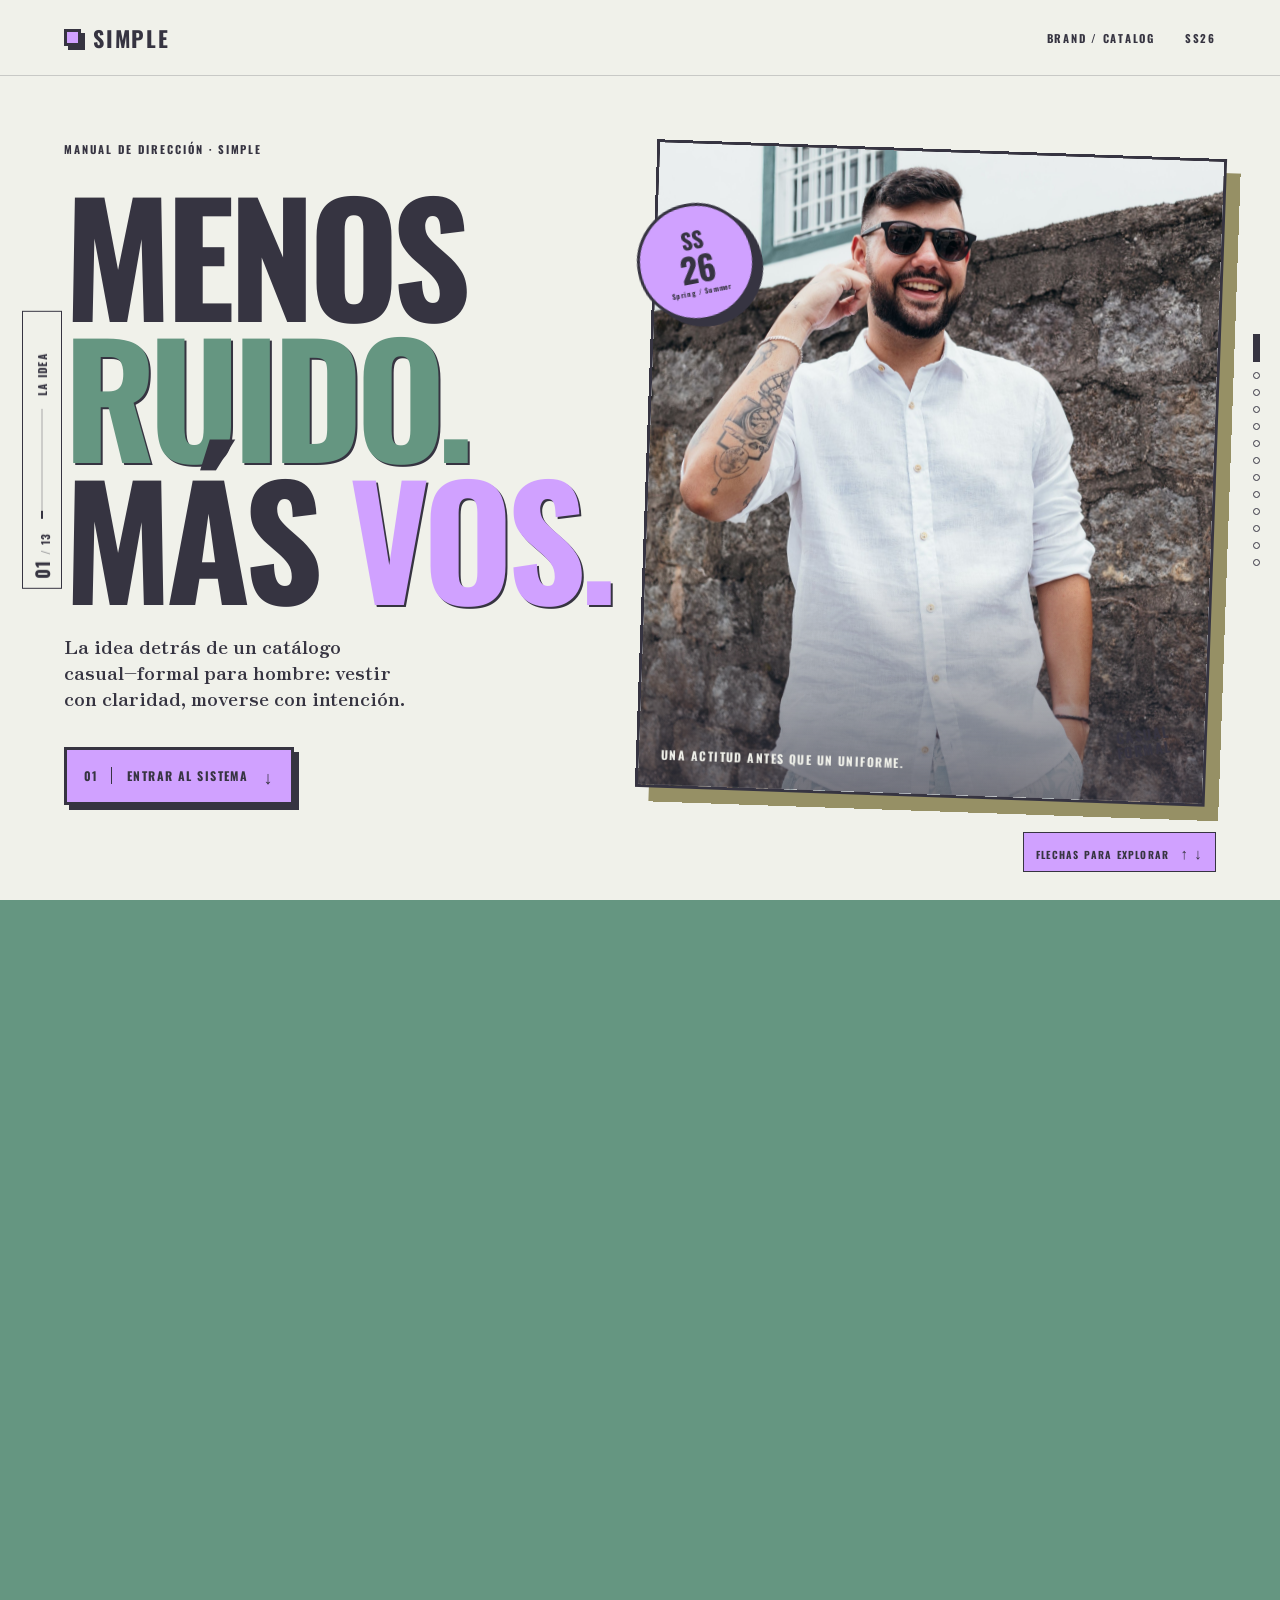
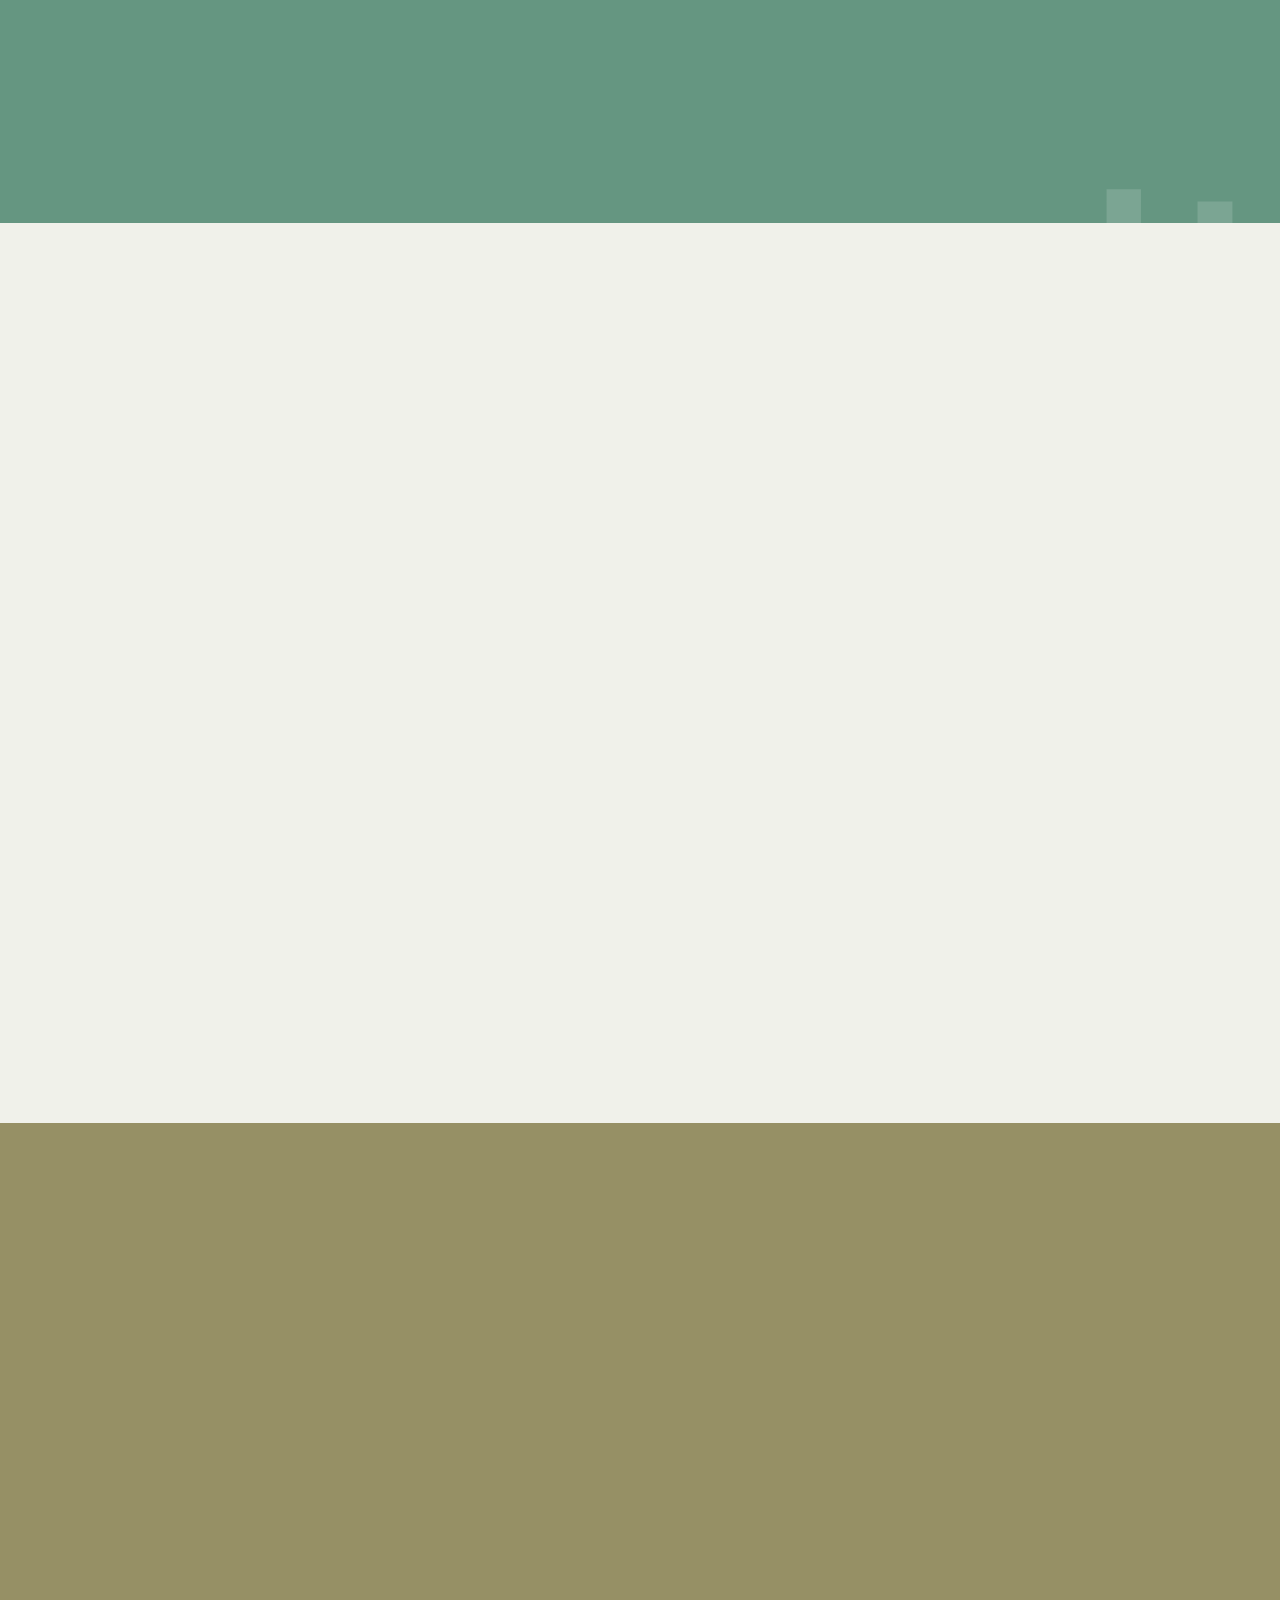
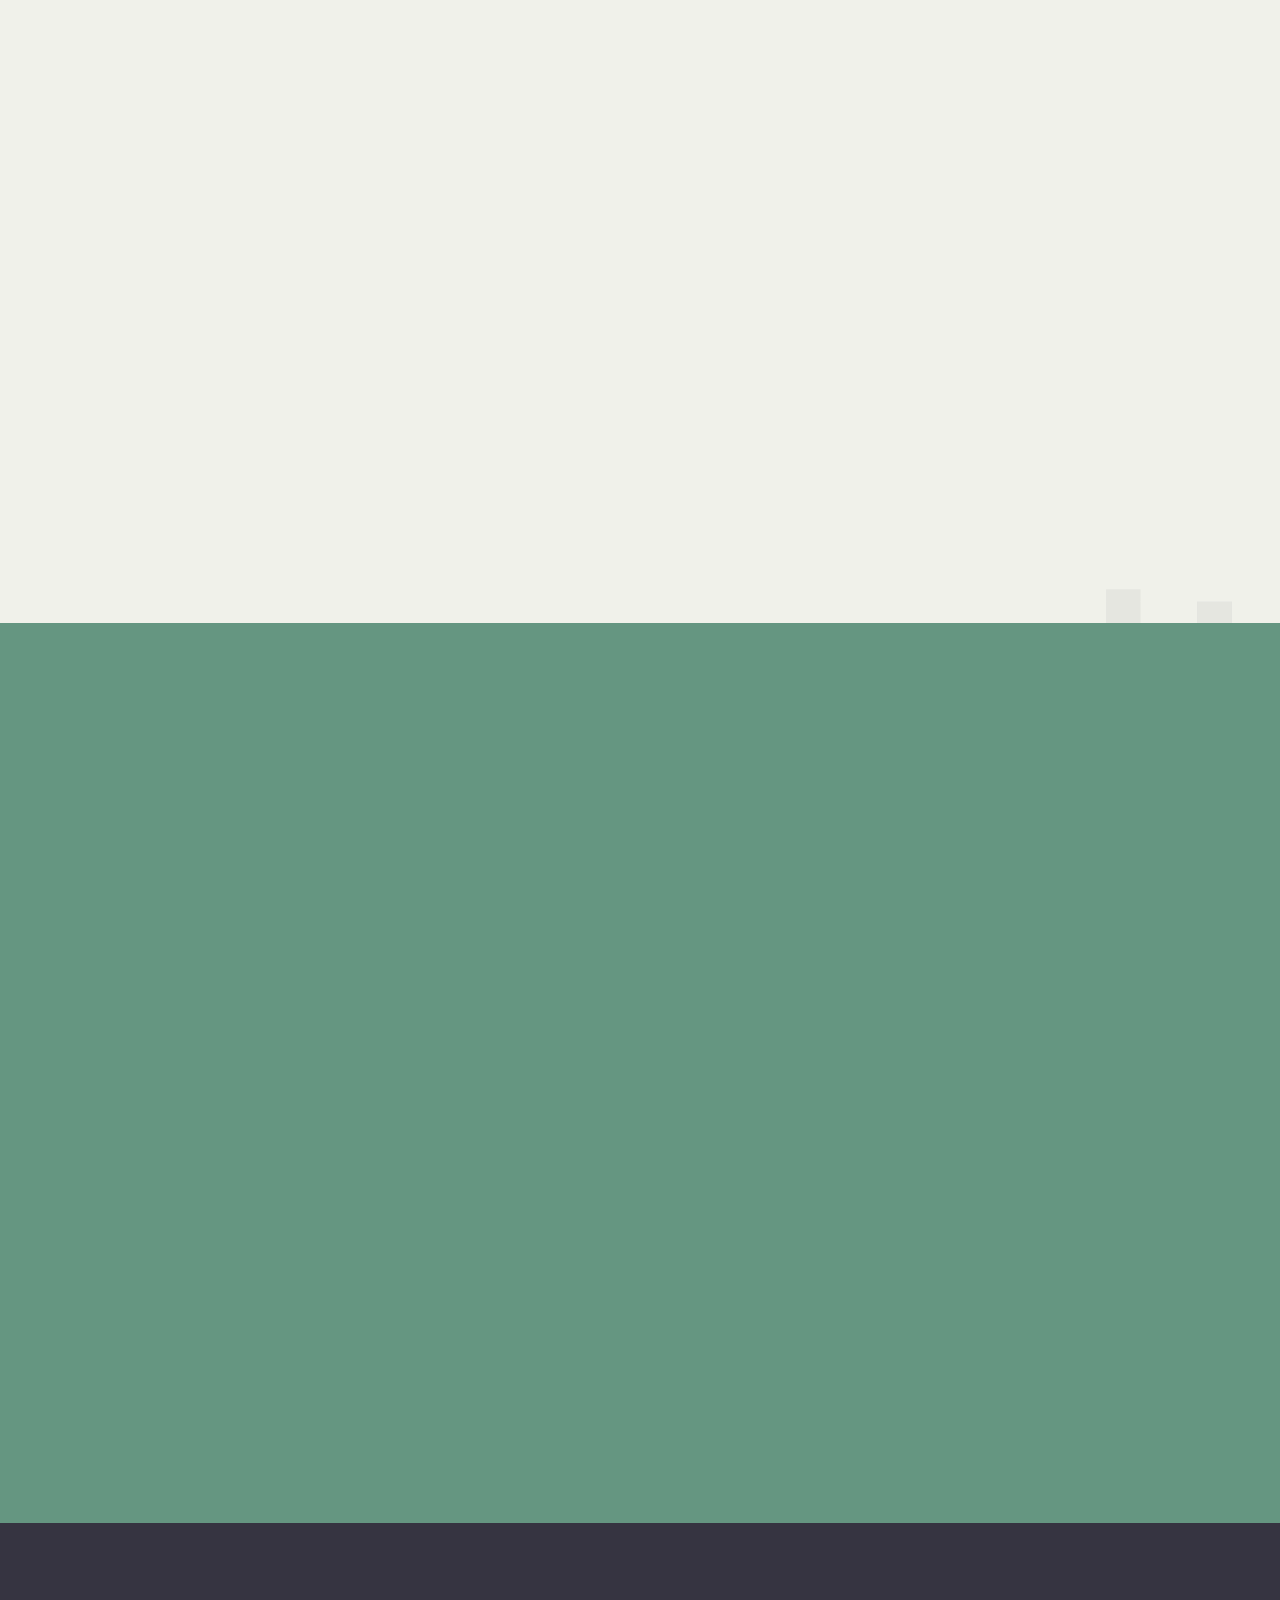
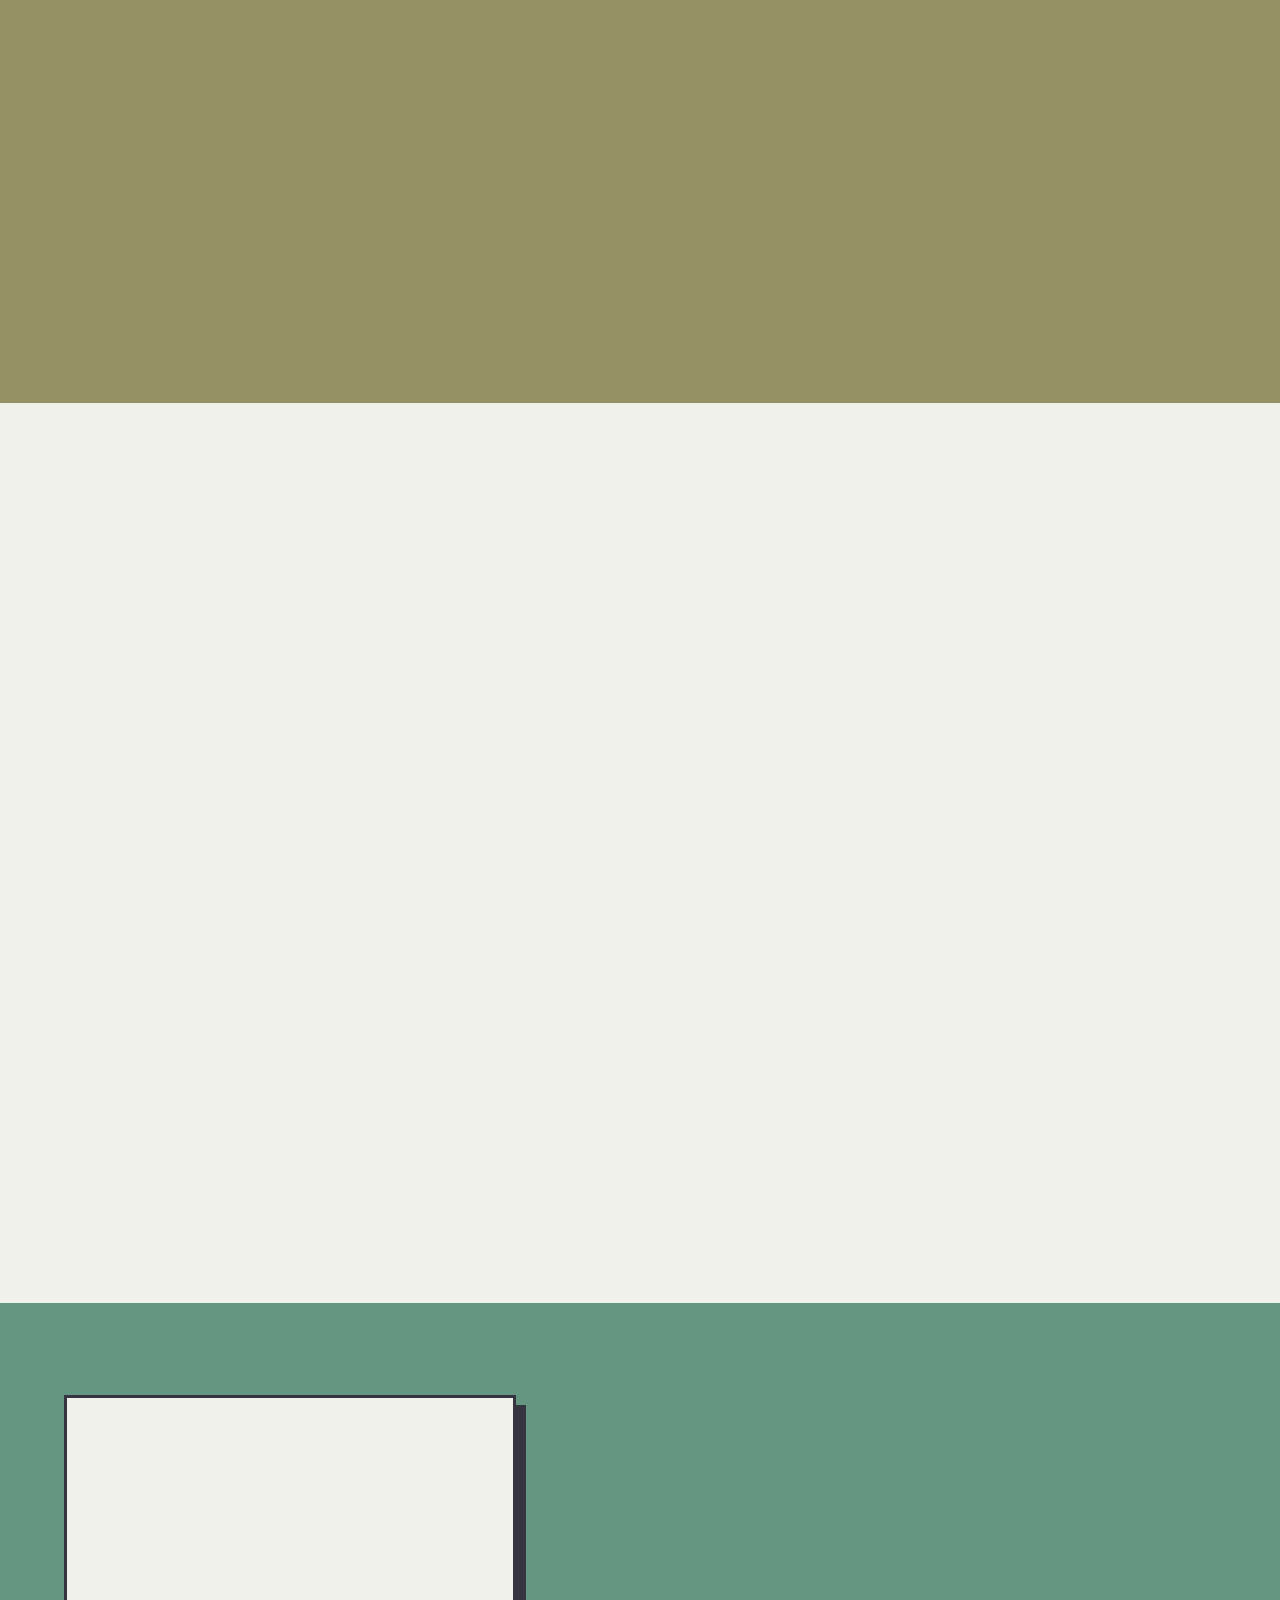
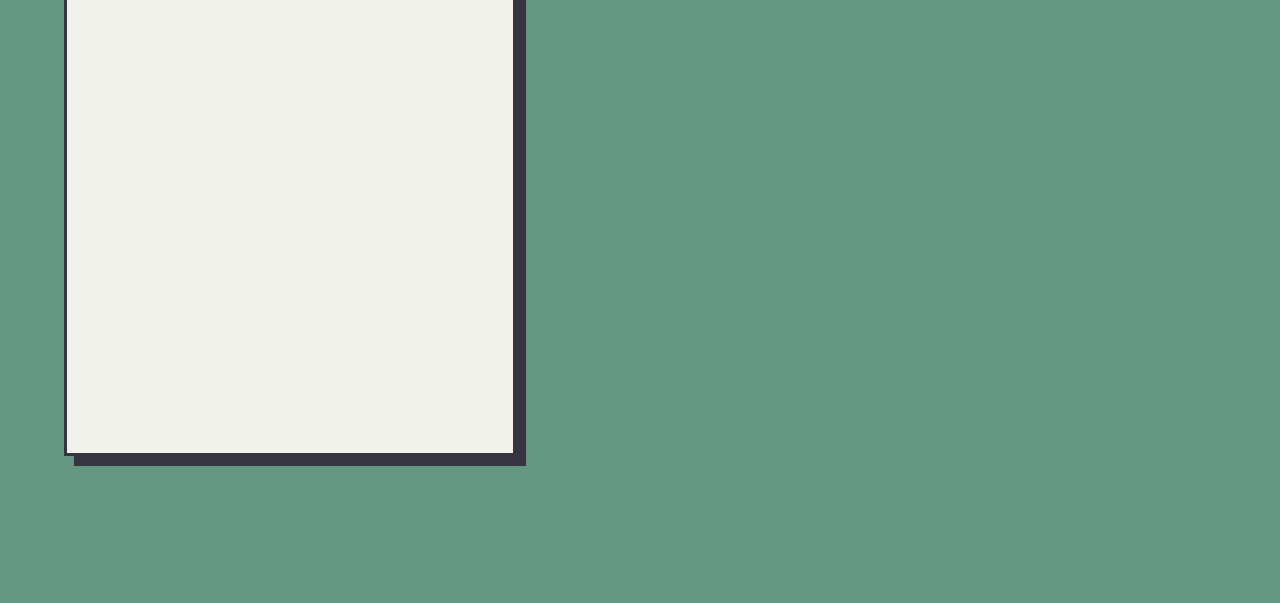
<file: index.html>
<!doctype html>
<html lang="es">
<head>
  <meta charset="utf-8">
  <meta name="viewport" content="width=device-width, initial-scale=1">
  <meta name="description" content="Presentación visual del brief y las decisiones de diseño del catálogo Simple.">
  <title>Simple — La idea detrás del catálogo</title>
  <link rel="stylesheet" href="web-manual-simple/styles.css">
</head>
<body>
  <div class="cursor-note" aria-hidden="true">flechas para explorar <span>↑ ↓</span></div>
  <header class="site-header">
    <a class="brand" href="#inicio" aria-label="Simple, volver al inicio"><span class="brand-mark"></span>Simple</a>
    <div class="header-meta"><span>Brand / Catalog</span><span>SS26</span></div>
  </header>

  <aside class="progress" aria-label="Progreso de la presentación">
    <span class="progress-count"><b id="current-slide">01</b><i>/</i><span id="total-slides">13</span></span>
    <div class="progress-track"><span id="progress-fill"></span></div>
    <span class="progress-label" id="progress-label">La idea</span>
  </aside>

  <main id="story">
    <section class="story-section hero" id="inicio" data-label="La idea">
      <div class="hero-grid texture">
        <div class="hero-copy reveal">
          <p class="eyebrow">Manual de dirección · Simple</p>
          <h1>Menos<br><em>ruido.</em><br><span class="hero-line">Más <strong>vos.</strong></span></h1>
          <p class="hero-intro">La idea detrás de un catálogo casual–formal para hombre: vestir con claridad, moverse con intención.</p>
          <a class="jump-link" href="#publico"><span>01</span> entrar al sistema <b>↓</b></a>
        </div>
        <div class="hero-stamp reveal reveal-delay"><span>SS</span><b>26</b><small>Spring / Summer</small></div>
        <figure class="hero-photo image-card reveal reveal-delay-2"><img src="catalogo/portada.jpg" alt="Modelo masculino con camisa blanca frente a una pared de piedra"><figcaption>Una actitud antes que un uniforme.</figcaption></figure>
        <div class="hero-scribble">CASUAL<br>FORMAL</div>
      </div>
    </section>

    <section class="story-section audience" id="publico" data-label="El público">
      <div class="section-shell">
        <div class="section-heading reveal"><p class="eyebrow">02 / La marca</p><h2>¿Para quién<br>se diseña?</h2><p class="heading-copy">Un hombre que no necesita una ocasión distinta para cambiar de personalidad.</p></div>
        <div class="audience-board">
          <article class="profile-card profile-main reveal"><span class="card-index">01</span><div class="profile-avatar"><span>18</span><i>—</i><span>35</span></div><h3>El hombre<br>Simple</h3><p>Busca verse bien sin invertir energía en demostrarlo. Elige prendas que trabajan tanto como él.</p></article>
          <article class="floating-note note-1 reveal reveal-delay"><span class="note-pin"></span><b>ritmo urbano</b><p>Oficina · café · salida nocturna. Un look, más de un contexto.</p></article>
          <article class="floating-note note-2 reveal reveal-delay-2"><span class="note-pin"></span><b>lo que valora</b><p>Funcionalidad, atemporalidad y una personalidad que no se siente forzada.</p></article>
          <div class="target-words reveal reveal-delay-2"><span>claro</span><span>útil</span><span>actual</span></div>
        </div>
      </div>
    </section>

    <section class="story-section position" id="posicionamiento" data-label="Posicionamiento">
      <div class="section-shell split-layout">
        <div class="manifesto reveal"><p class="eyebrow">03 / La promesa</p><h2>Casual<br><span>—</span> formal.</h2><p>La ropa cruza la frontera entre lo relajado y lo preciso. No es una colección para ocasiones: es una colección para el día completo.</p><div class="manifesto-line"><span></span><b>simple, pero nunca plano</b></div></div>
        <div class="stacked-products reveal reveal-delay">
          <figure class="stack-image stack-image-back"><img src="catalogo/Chaqueta/Chaqueta%202.jpg" alt="Modelo con sobrecamisa color café"><figcaption>CAPA</figcaption></figure>
          <figure class="stack-image stack-image-front"><img src="catalogo/Camisetas/camiseta%20especial.jpg" alt="Camiseta verde salvia"><figcaption>BASE</figcaption></figure>
          <div class="stack-label">01<br><small>LOOK SYSTEM</small></div>
        </div>
      </div>
    </section>

    <section class="story-section moodboard" id="moodboard" data-label="Moodboard">
      <div class="section-shell">
        <div class="section-heading heading-inline reveal"><div><p class="eyebrow">04 / El universo visual</p><h2>Moodboard:<br>calma con borde.</h2></div><p class="heading-copy">Texturas honestas, luz urbana y colores que se sienten encontrados, no fabricados.</p></div>
        <div class="mood-grid">
          <figure class="mood-tile mood-large reveal"><img src="catalogo/seccion%20Chaquetas.jpg" alt="Chaquetas en tonos tierra"><figcaption><b>01</b><span>estructura blanda</span></figcaption></figure>
          <figure class="mood-tile mood-small mood-top reveal reveal-delay"><img src="catalogo/Camisas/camisa%202.jpg" alt="Camisa estampada en blanco y negro"><figcaption><b>02</b><span>gráfica medida</span></figcaption></figure>
          <figure class="mood-tile mood-small mood-bottom reveal reveal-delay-2"><img src="catalogo/Pantalones/Pantalon%202.jpg" alt="Pantalón de mezclilla claro"><figcaption><b>03</b><span>movimiento natural</span></figcaption></figure>
          <div class="mood-quote reveal reveal-delay-2">“Nada decorativo.<br><em>Todo intencional.</em>”</div>
        </div>
      </div>
    </section>

    <section class="story-section color-origin" id="origen-color" data-label="Origen del color">
      <div class="section-shell color-origin-layout">
        <div class="section-heading reveal"><p class="eyebrow">05 / Origen cromático</p><h2>La paleta<br>no salió al azar.</h2><p class="heading-copy">Parte de un neutro cálido y se expande mediante relaciones del círculo cromático: armonía cuadrada, complementario dividido y contraste profundo.</p></div>
        <div class="chromatic-board reveal reveal-delay">
          <div class="color-wheel" aria-label="Representación del círculo cromático y los puntos usados por Simple"><span class="wheel-center">SIMPLE<small>sistema cromático</small></span><i class="wheel-marker marker-base" title="Base"></i><i class="wheel-marker marker-green" title="Verde sage"></i><i class="wheel-marker marker-lilac" title="Lila"></i><i class="wheel-marker marker-ink" title="Azul noche"></i></div>
          <div class="harmony-notes">
            <article><b>01 · Punto de partida</b><p>El beige claro funciona como papel: recibe la fotografía y reduce la fatiga visual.</p></article>
            <article><b>02 · Armonía cuadrada</b><p>El verde sage aparece como cuarto tono de la relación square: equilibra sin competir con la tierra.</p></article>
            <article><b>03 · Complementario dividido</b><p>El lila ocupa el gesto inesperado. Se reserva para llamados, etiquetas y momentos de atención.</p></article>
          </div>
        </div>
      </div>
    </section>

    <section class="story-section color-section" id="color" data-label="Paleta">
      <div class="section-shell">
        <div class="section-heading heading-inline reveal"><div><p class="eyebrow">06 / La paleta</p><h2>Cinco colores.<br>Cinco funciones.</h2></div><p class="heading-copy">La armonía no depende de usar todos los tonos al mismo tiempo, sino de asignar a cada uno un trabajo específico.</p></div>
        <div class="palette-detail">
          <article class="color-card reveal"><div class="color-chip chip-base"></div><div><b>Base</b><code>#F0F1EA</code><p>Beige muy claro. Es el equivalente digital del papel y el fondo dominante del catálogo.</p></div></article>
          <article class="color-card reveal reveal-delay"><div class="color-chip chip-olive"></div><div><b>Principal</b><code>#969065</code><p>Una derivación del beige base, oscurecida aproximadamente 25 %: tierra, arcilla y calidez sin estridencia.</p></div></article>
          <article class="color-card reveal reveal-delay-2"><div class="color-chip chip-green"></div><div><b>Secundario</b><code>#659681</code><p>Verde sage de equilibrio. Acompaña al principal y comunica calma y naturalidad.</p></div></article>
          <article class="color-card reveal"><div class="color-chip chip-lilac"></div><div><b>Acento</b><code>#D0A1FF</code><p>Lila complementario dividido. Sorprende sin gritar y dirige la mirada hacia lo importante.</p></div></article>
          <article class="color-card reveal reveal-delay"><div class="color-chip chip-ink"></div><div><b>Texto</b><code>#363441</code><p>Azul noche profundo. Mantiene el contraste sin recurrir a la dureza del negro puro.</p></div></article>
        </div>
      </div>
    </section>

    <section class="story-section color-use" id="uso-color" data-label="Uso del color">
      <div class="section-shell">
        <div class="section-heading heading-inline reveal"><div><p class="eyebrow">07 / Aplicación cromática</p><h2>Del papel<br>a la profundidad.</h2></div><p class="heading-copy">El degradado principal recorre del beige base al oliva. Se usa para crear transición y atmósfera, nunca detrás de texto pequeño.</p></div>
        <div class="gradient-system">
          <div class="gradient-sample reveal"><span>BASE · #F0F1EA</span><strong>DEGRADADO BASE → PRINCIPAL</strong><span>PRINCIPAL · #969065</span></div>
          <div class="color-role-grid">
            <article class="role-card reveal"><span class="role-bar role-base"></span><b>Dominante</b><p>Base y espacios de respiración.</p></article>
            <article class="role-card reveal reveal-delay"><span class="role-bar role-structure"></span><b>Estructura</b><p>Texto, bordes y jerarquía.</p></article>
            <article class="role-card reveal reveal-delay-2"><span class="role-bar role-support"></span><b>Apoyo</b><p>Secciones, datos y equilibrio.</p></article>
            <article class="role-card reveal reveal-delay-2"><span class="role-bar role-accent"></span><b>Acento</b><p>Precio, etiquetas y acciones.</p></article>
          </div>
        </div>
      </div>
    </section>

    <section class="story-section type-section" id="tipografia" data-label="Tipografía">
      <div class="section-shell">
        <div class="section-heading reveal"><p class="eyebrow">08 / La voz</p><h2>Dos voces.<br>Una actitud.</h2><p class="heading-copy">La tensión sans + serif refleja el posicionamiento casual–formal: estructura moderna con una lectura más humana.</p></div>
        <div class="type-stage">
          <article class="type-specimen oswald-specimen reveal"><span class="specimen-label">Títulos / Oswald Bold 700</span><div class="type-big">SIMPLE</div><p>Condensada, vertical y frontal. Ordena la página, da fuerza a los titulares y hace memorables los nombres de producto.</p></article>
          <article class="type-specimen zen-specimen reveal reveal-delay"><span class="specimen-label">Cuerpo / Zen Antique Soft 400</span><div class="type-body">Vestir con claridad también es una forma de cuidar el tiempo.</div><p>Su trazo orgánico baja la rigidez del sistema y sostiene una lectura larga más cómoda.</p></article>
          <div class="type-equation reveal reveal-delay-2"><span>estructura</span><b>+</b><span>humanidad</span><b>=</b><strong>casual–formal</strong></div>
        </div>
      </div>
    </section>

    <section class="story-section type-logic" id="jerarquia" data-label="Jerarquía tipográfica">
      <div class="section-shell type-logic-layout">
        <div class="type-rationale reveal"><p class="eyebrow">09 / Jerarquía</p><h2>Una familia ordena.<br>La otra acompaña.</h2><div class="rationale-list"><article><b>Oswald Bold</b><p>Titulares, categorías, precios y nombres. Su condensación permite impacto sin ocupar toda la página.</p></article><article><b>Oswald Regular</b><p>Subtítulos, códigos y datos técnicos. Conserva la voz de marca con menor intensidad.</p></article><article><b>Zen Antique Soft</b><p>Descripciones y narrativa. Introduce pausa y evita que el catálogo se sienta industrial.</p></article></div></div>
        <div class="hierarchy-demo reveal reveal-delay"><span class="demo-kicker">01 · CAMISETAS</span><strong>OUTLINE<br>POCKET TEE</strong><p>Base salvia, bolsillo frontal y líneas geométricas para convertir un esencial en la pieza que habla.</p><div><b>$30</b><small>S · M · L · XL</small></div></div>
      </div>
    </section>

    <section class="story-section icon-section" id="iconos" data-label="Iconografía">
      <div class="section-shell">
        <div class="section-heading heading-inline reveal"><div><p class="eyebrow">10 / Iconografía</p><h2>Una sola familia.<br>Una sola señal.</h2></div><p class="heading-copy">Font Awesome Free aporta un set reconocible, escalable y de peso sólido. Los iconos orientan acciones; no sustituyen palabras importantes ni decoran espacios vacíos.</p></div>
        <div class="icon-system-grid">
          <article class="icon-system-card reveal"><svg viewBox="0 0 24 24"><path d="M5 8h14l-1 12H6L5 8Z M9 8V6a3 3 0 0 1 6 0v2"/></svg><b>bag-shopping</b><small>Tienda</small></article>
          <article class="icon-system-card reveal"><svg viewBox="0 0 24 24"><path d="m8 4-5 3 3 5 2-1v9h8v-9l2 1 3-5-5-3c-1 2-7 2-8 0Z"/></svg><b>shirt</b><small>Producto</small></article>
          <article class="icon-system-card reveal reveal-delay"><svg viewBox="0 0 24 24"><circle cx="10" cy="10" r="6"/><path d="m15 15 6 6"/></svg><b>search</b><small>Explorar</small></article>
          <article class="icon-system-card reveal reveal-delay"><svg viewBox="0 0 24 24"><circle cx="12" cy="8" r="4"/><path d="M4 21c1-5 4-7 8-7s7 2 8 7"/></svg><b>user</b><small>Cuenta</small></article>
          <article class="icon-system-card reveal reveal-delay"><svg viewBox="0 0 24 24"><path d="M3 4h2l2 11h11l2-8H6 M9 20h.01 M17 20h.01"/></svg><b>cart-shopping</b><small>Compra</small></article>
          <article class="icon-system-card reveal reveal-delay-2"><svg viewBox="0 0 24 24"><path d="M20 5c-2-2-5-1-8 2-3-3-6-4-8-2-3 3-1 8 8 15 9-7 11-12 8-15Z"/></svg><b>heart</b><small>Favoritos</small></article>
          <article class="icon-system-card reveal reveal-delay-2"><svg viewBox="0 0 24 24"><path d="M3 12 12 3h7l2 2v7l-9 9-9-9Z"/><circle cx="16.5" cy="7.5" r="1"/></svg><b>tag</b><small>Precio</small></article>
          <article class="icon-system-card reveal reveal-delay-2"><svg viewBox="0 0 24 24"><path d="M4 12h16m-6-6 6 6-6 6"/></svg><b>arrow-right</b><small>Navegación</small></article>
        </div>
      </div>
    </section>

    <section class="story-section design-language" id="lenguaje" data-label="Lenguaje visual">
      <div class="section-shell language-layout">
        <div class="language-copy reveal"><p class="eyebrow">11 / Lenguaje visual</p><h2>No es rudeza.<br>Es claridad<br>con carácter.</h2><p>Simple no adopta el neobrutalismo como una actitud agresiva. Toma sus recursos más útiles —bordes claros, bloques honestos y sombras planas— y los suaviza con color, fotografía y tipografía editorial.</p></div>
        <div class="balance-board reveal reveal-delay"><div class="balance-side formal-side"><span>FORMAL</span><b>Orden</b><p>Retícula, esquinas rectas, códigos, alineación y contraste.</p></div><div class="balance-center">SIMPLE<small>neobrutalismo editorial contenido</small></div><div class="balance-side casual-side"><span>CASUAL</span><b>Cercanía</b><p>Paleta cálida, serif orgánica, fotografía humana y espacio para respirar.</p></div><p class="balance-conclusion">La identidad aparece en la tensión: estructura suficiente para verse precisa; calidez suficiente para sentirse cotidiana.</p></div>
      </div>
    </section>

    <section class="story-section decisions" id="decisiones" data-label="Sistema del catálogo">
      <div class="section-shell">
        <div class="section-heading heading-inline reveal"><div><p class="eyebrow">12 / El sistema</p><h2>Diseñar como<br>se viste.</h2></div><p class="heading-copy">Los recursos gráficos no se usan por moda. Cada uno resuelve una necesidad concreta del catálogo y mantiene reconocible la colección.</p></div>
        <div class="decision-grid">
          <article class="decision-card reveal"><span>01</span><div class="rule-demo rule-border"></div><h3>Borde marcado</h3><p>Separa información y hace que cada producto sea fácil de localizar.</p><code>límite / claridad</code></article>
          <article class="decision-card reveal reveal-delay"><span>02</span><div class="rule-demo rule-shadow"></div><h3>Sombra plana</h3><p>Crea capas editoriales sin imitar materiales ni añadir efectos innecesarios.</p><code>capa / jerarquía</code></article>
          <article class="decision-card reveal reveal-delay-2"><span>03</span><div class="rule-demo rule-grid"></div><h3>Retícula visible</h3><p>Mantiene precios, tallas, fotografías y descripciones en un ritmo predecible.</p><code>orden / repetición</code></article>
          <article class="decision-card decision-photo reveal reveal-delay-2"><img src="catalogo/Pantalones/Pantalon%201.jpg" alt="Pantalón de vestir color café"><div><span>04</span><h3>Foto protagonista</h3><p>La prenda comunica primero; el sistema gráfico ayuda a leerla.</p></div></article>
        </div>
      </div>
    </section>

    <section class="story-section closing-section" id="catalogo" data-label="Aplicación">
      <div class="closing-grid texture">
        <div class="closing-copy reveal"><p class="eyebrow">13 / Aplicación</p><h2>Una idea que<br>se puede <em>usar.</em></h2><p>El catálogo no explica la marca: la hace visible. Cada página convierte una decisión estratégica en una experiencia de compra clara, editorial y con carácter.</p><a class="closing-button" href="catalogo/revista-interactiva.html">ver el catálogo <span>↗</span></a></div>
        <div class="closing-collage reveal reveal-delay"><figure class="closing-photo photo-a"><img src="catalogo/Calzado/zapato%20especial.jpg" alt="Modelo masculino con sneakers"></figure><figure class="closing-photo photo-b"><img src="catalogo/Shorts/Short%20especial.jpg" alt="Modelo masculino con shorts"></figure><div class="closing-tag">SIMPLE<br><small>LESS, BUT BETTER</small></div></div>
      </div>
    </section>
  </main>
  <nav class="section-nav" aria-label="Secciones"><div id="nav-dots"></div></nav>
  <script src="web-manual-simple/app.js"></script>
</body>
</html>
</file>
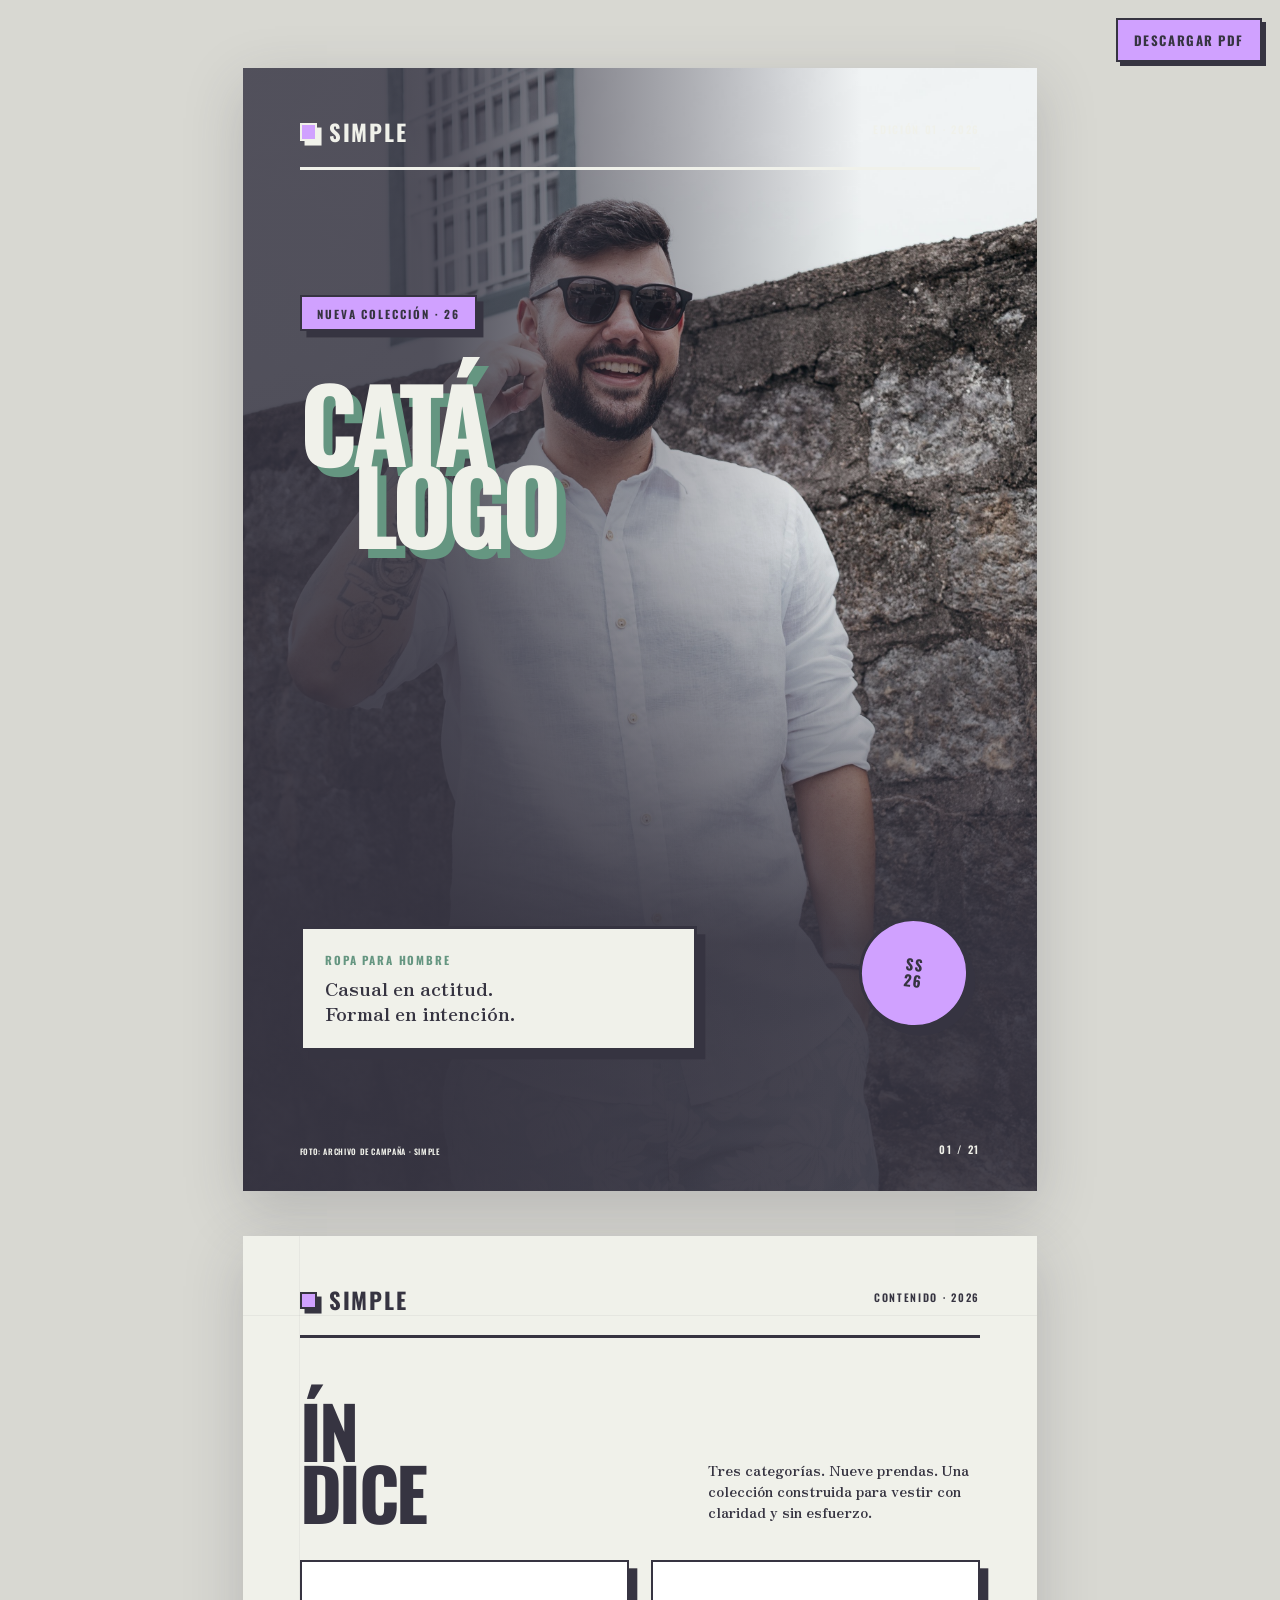
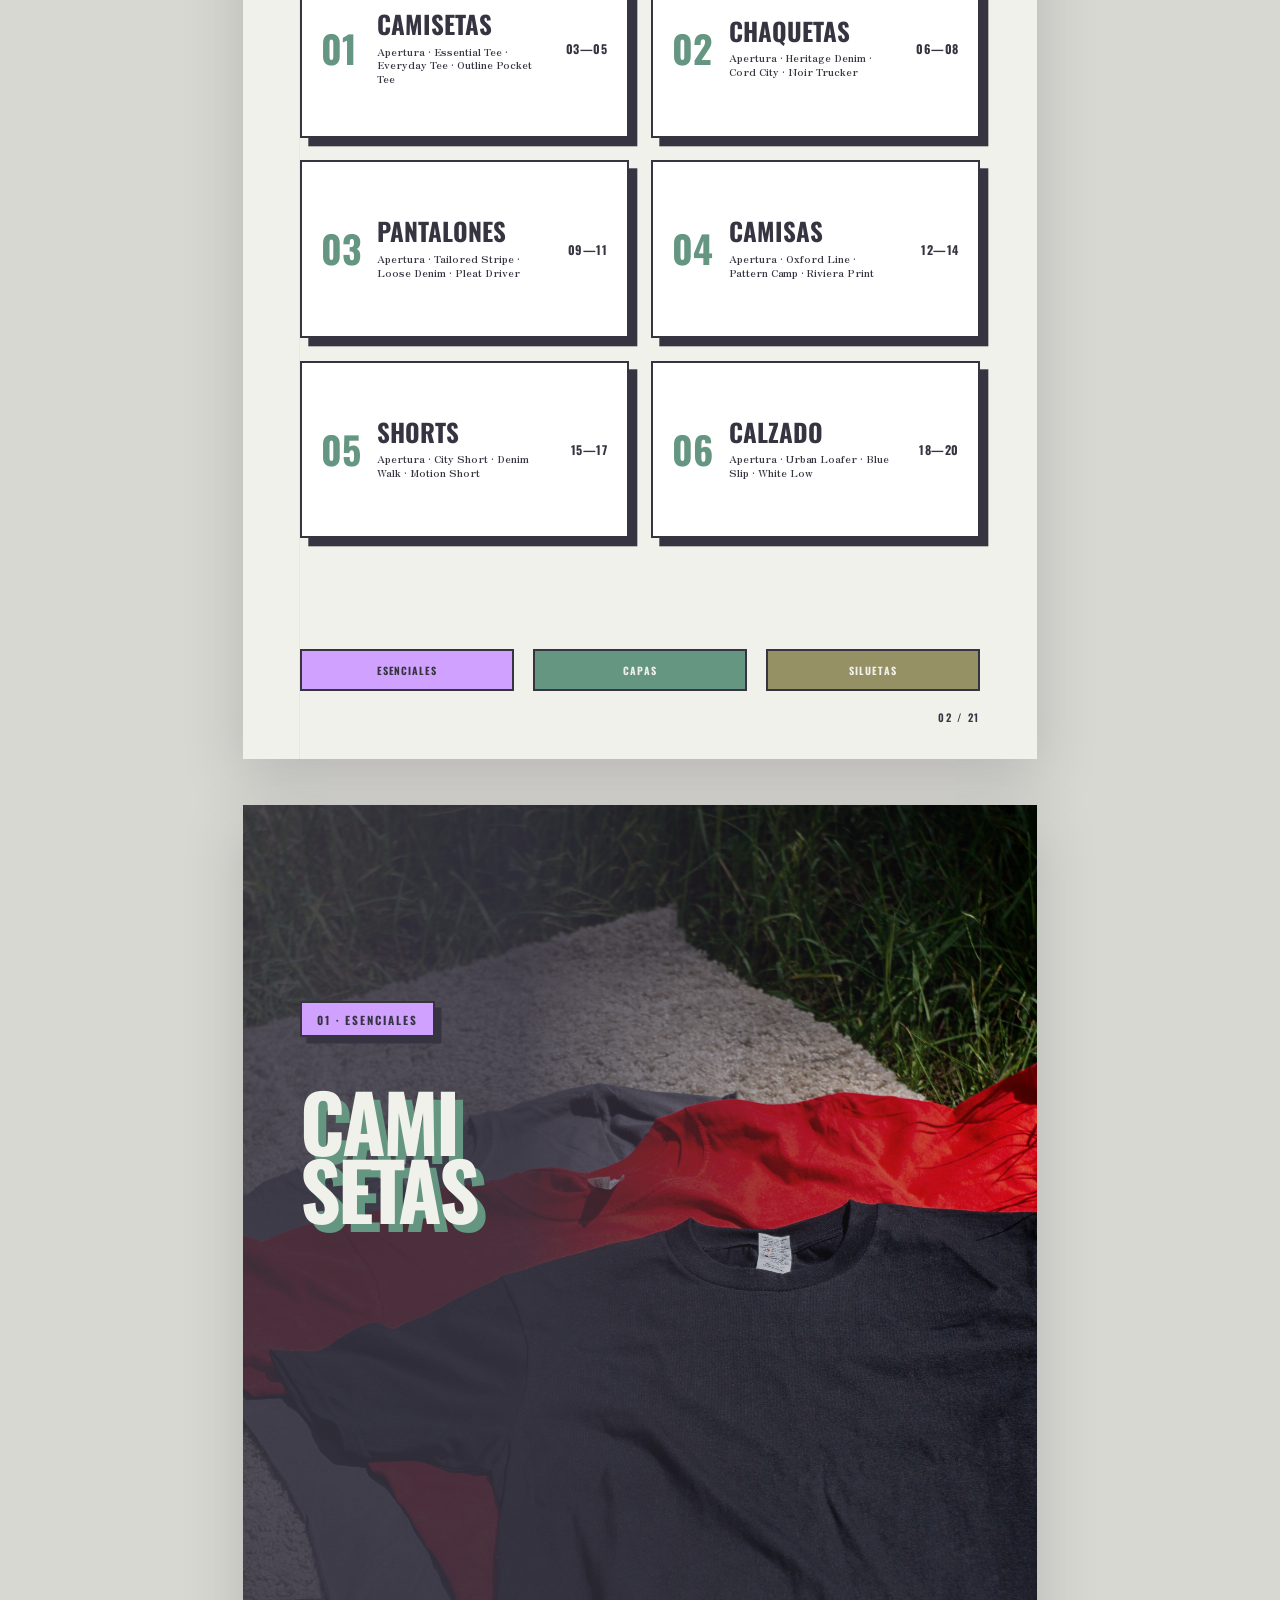
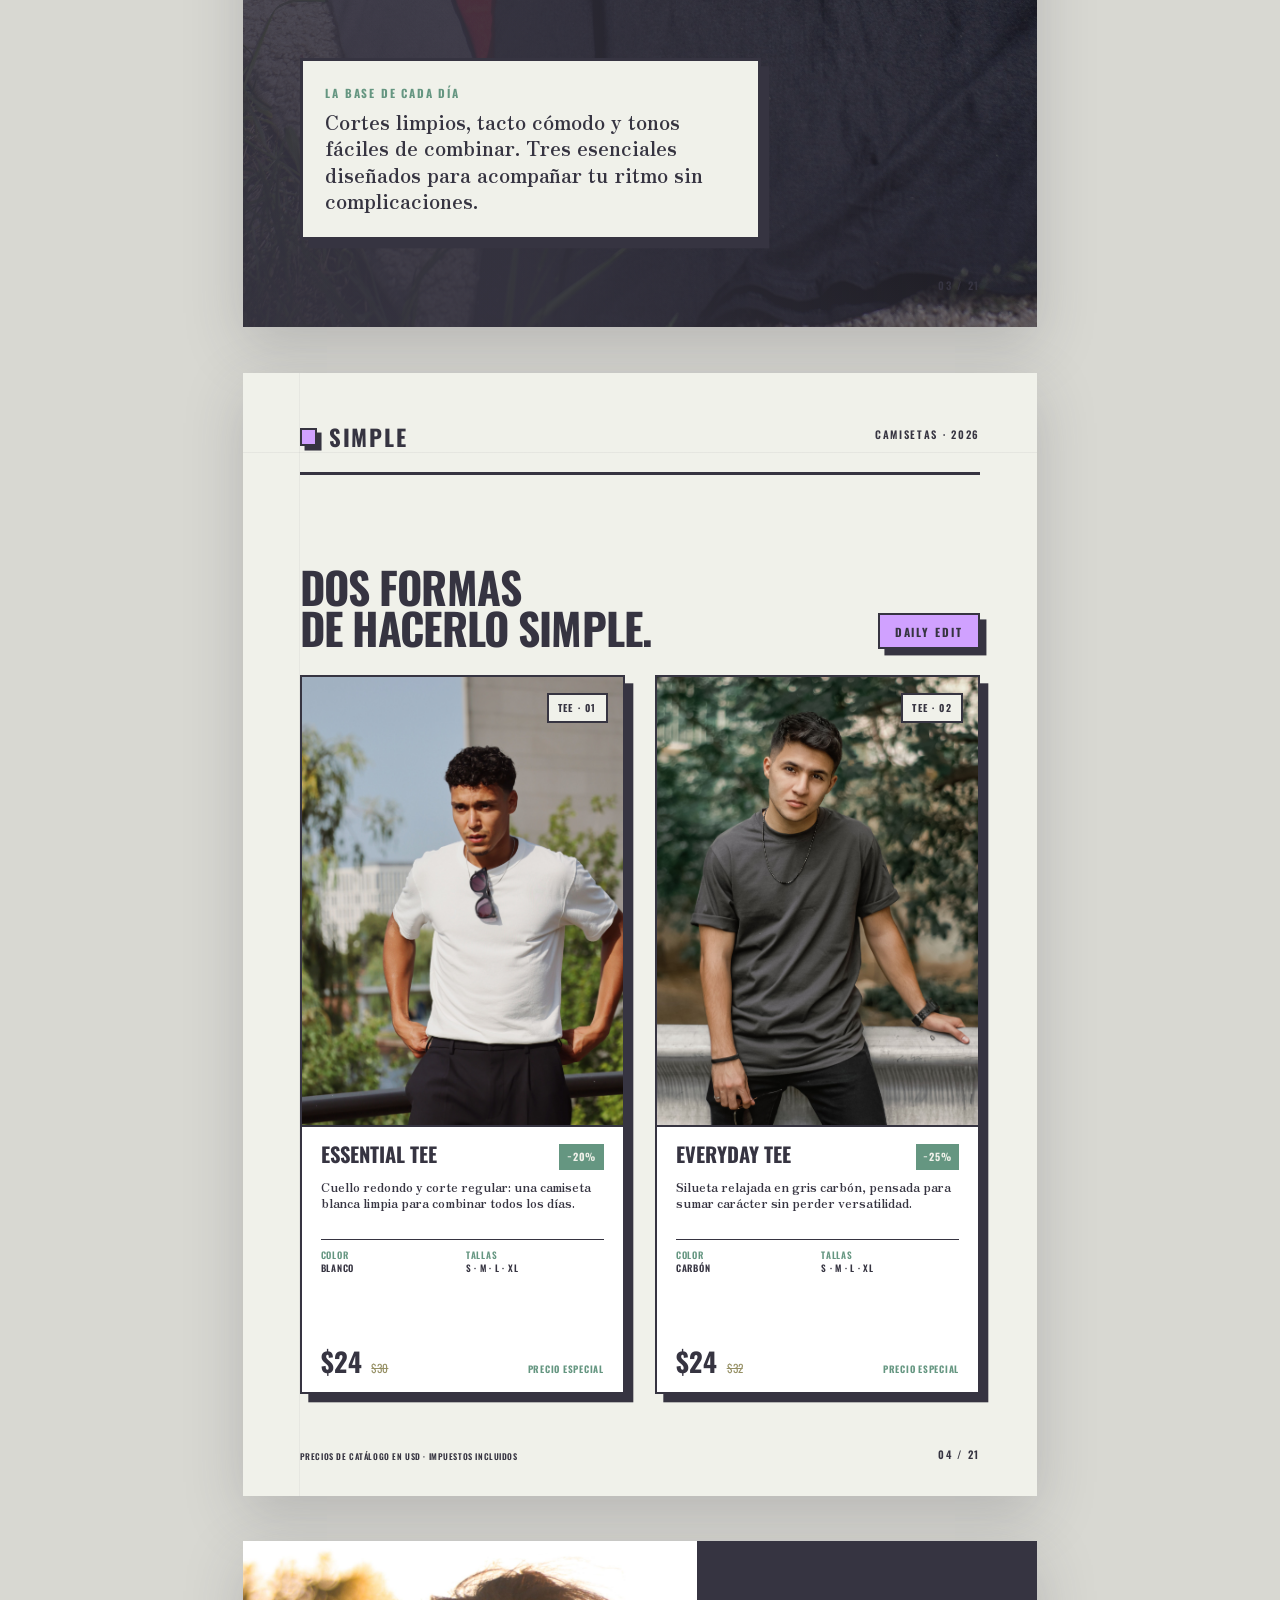
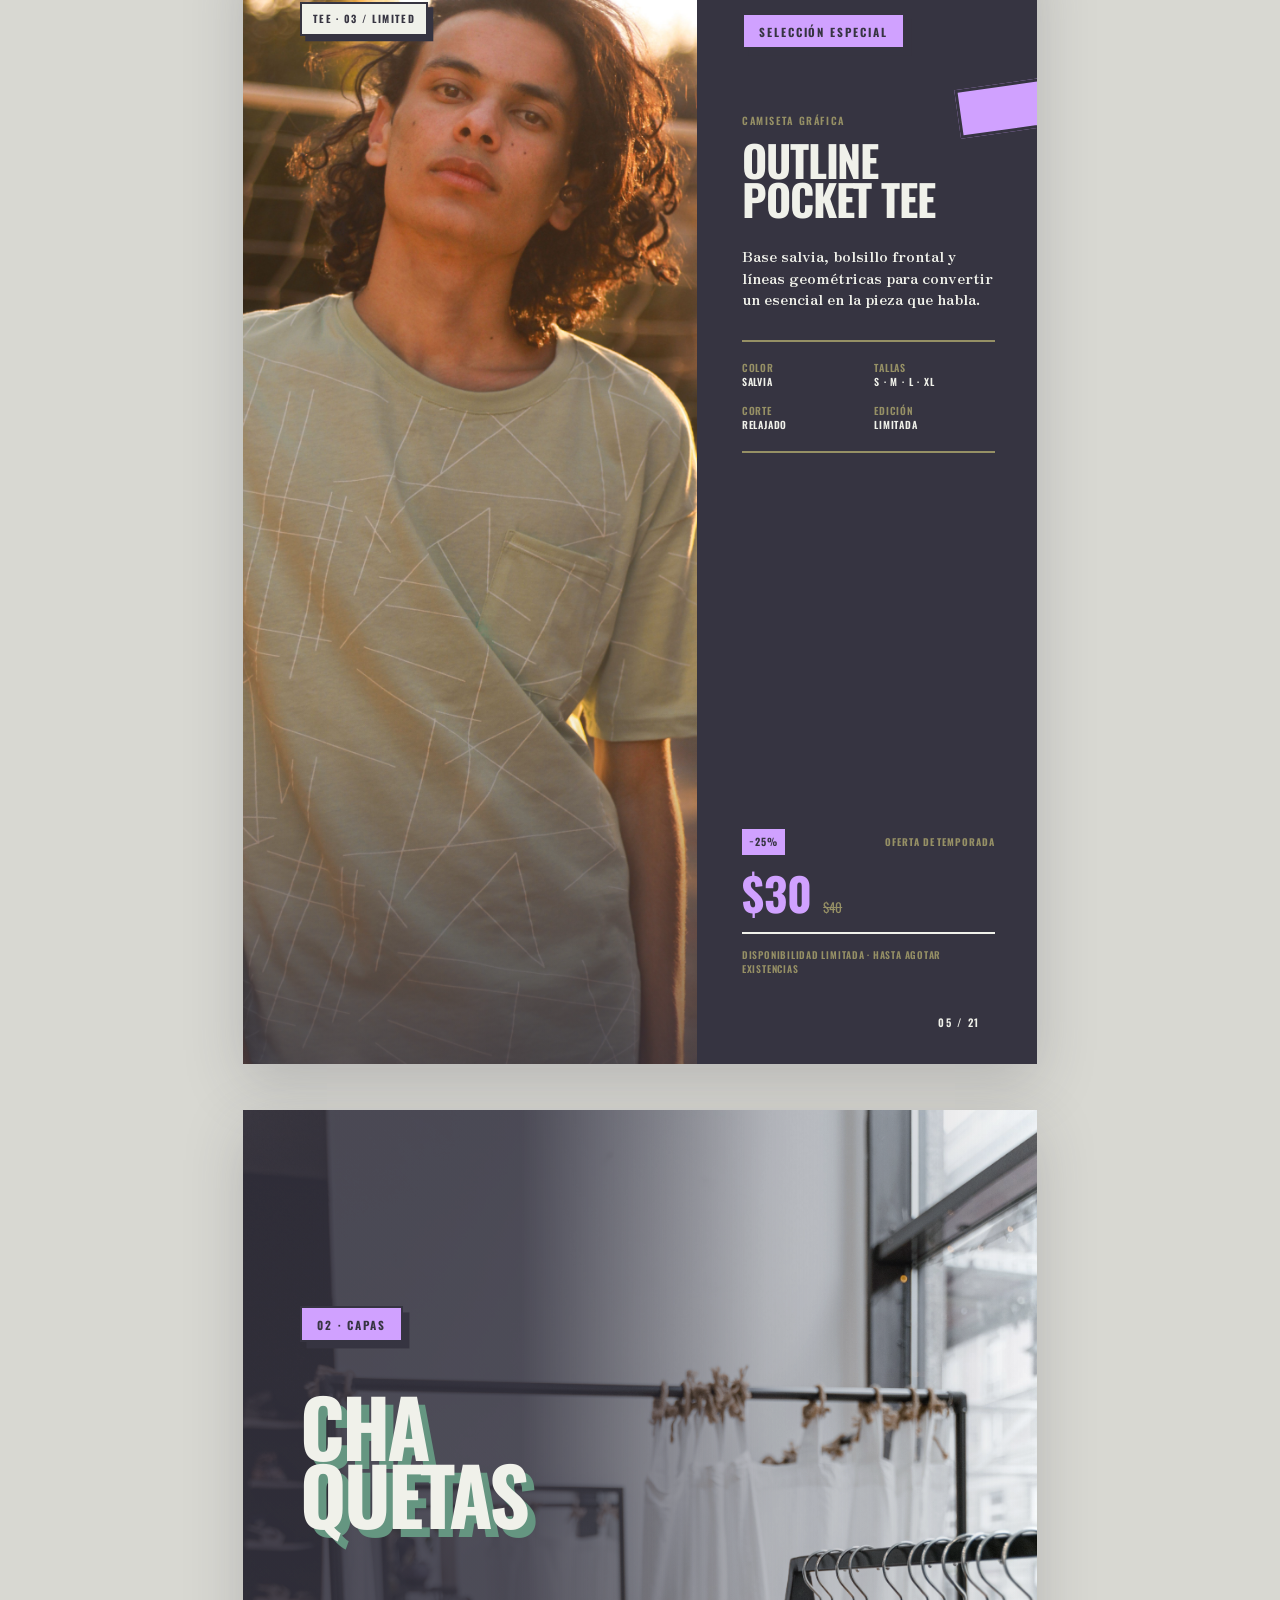
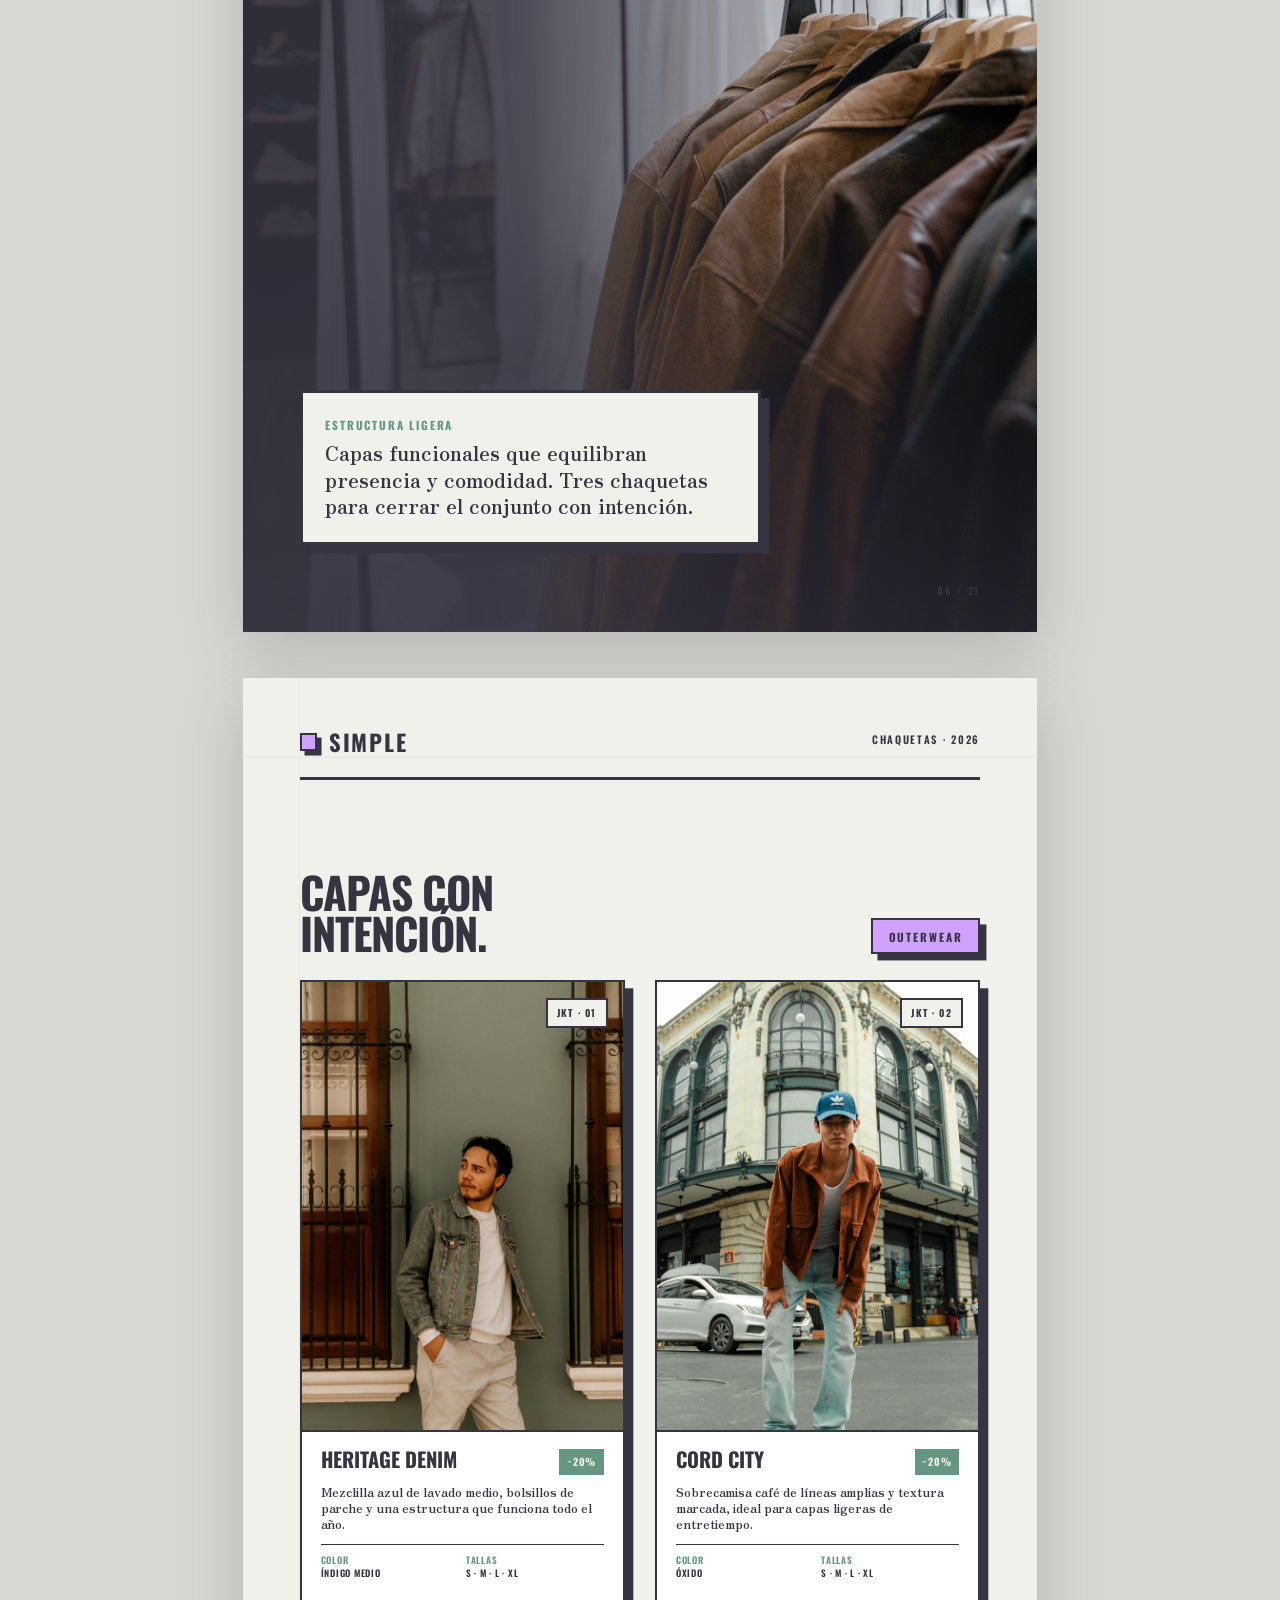
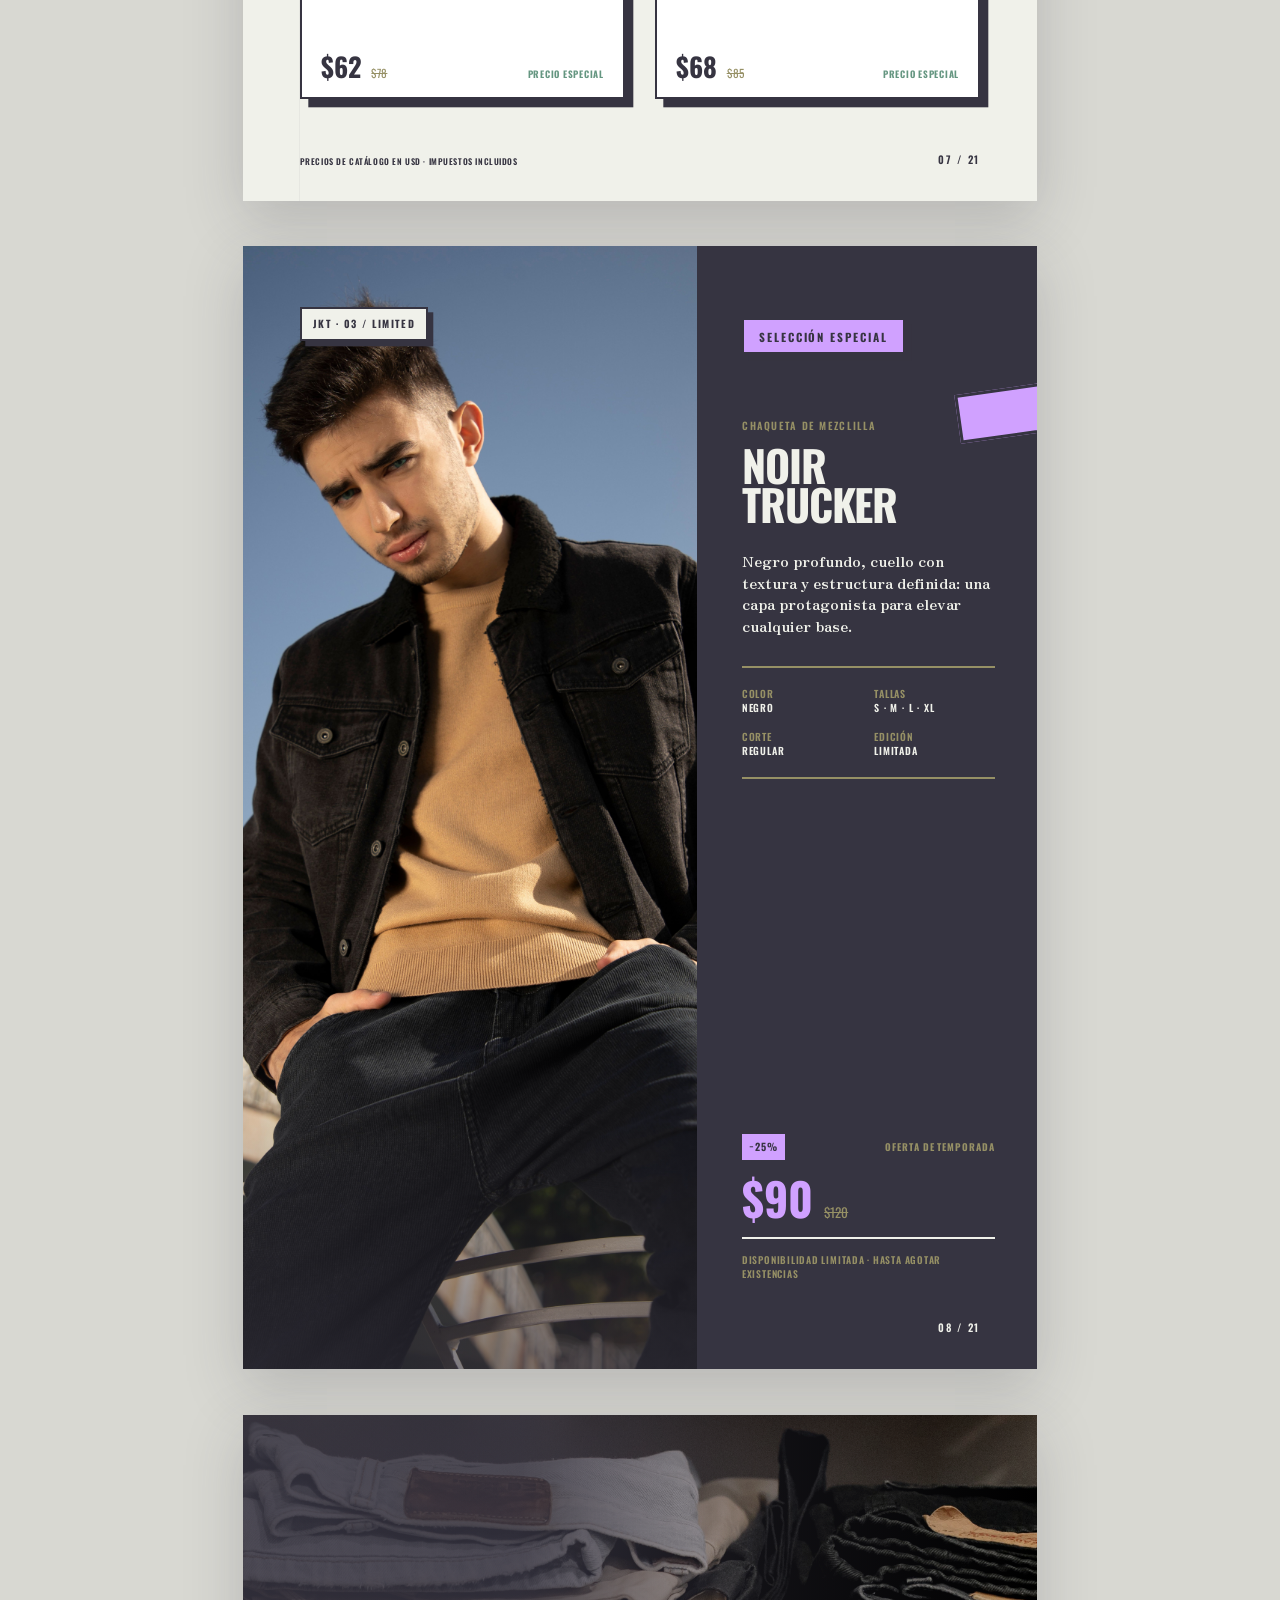
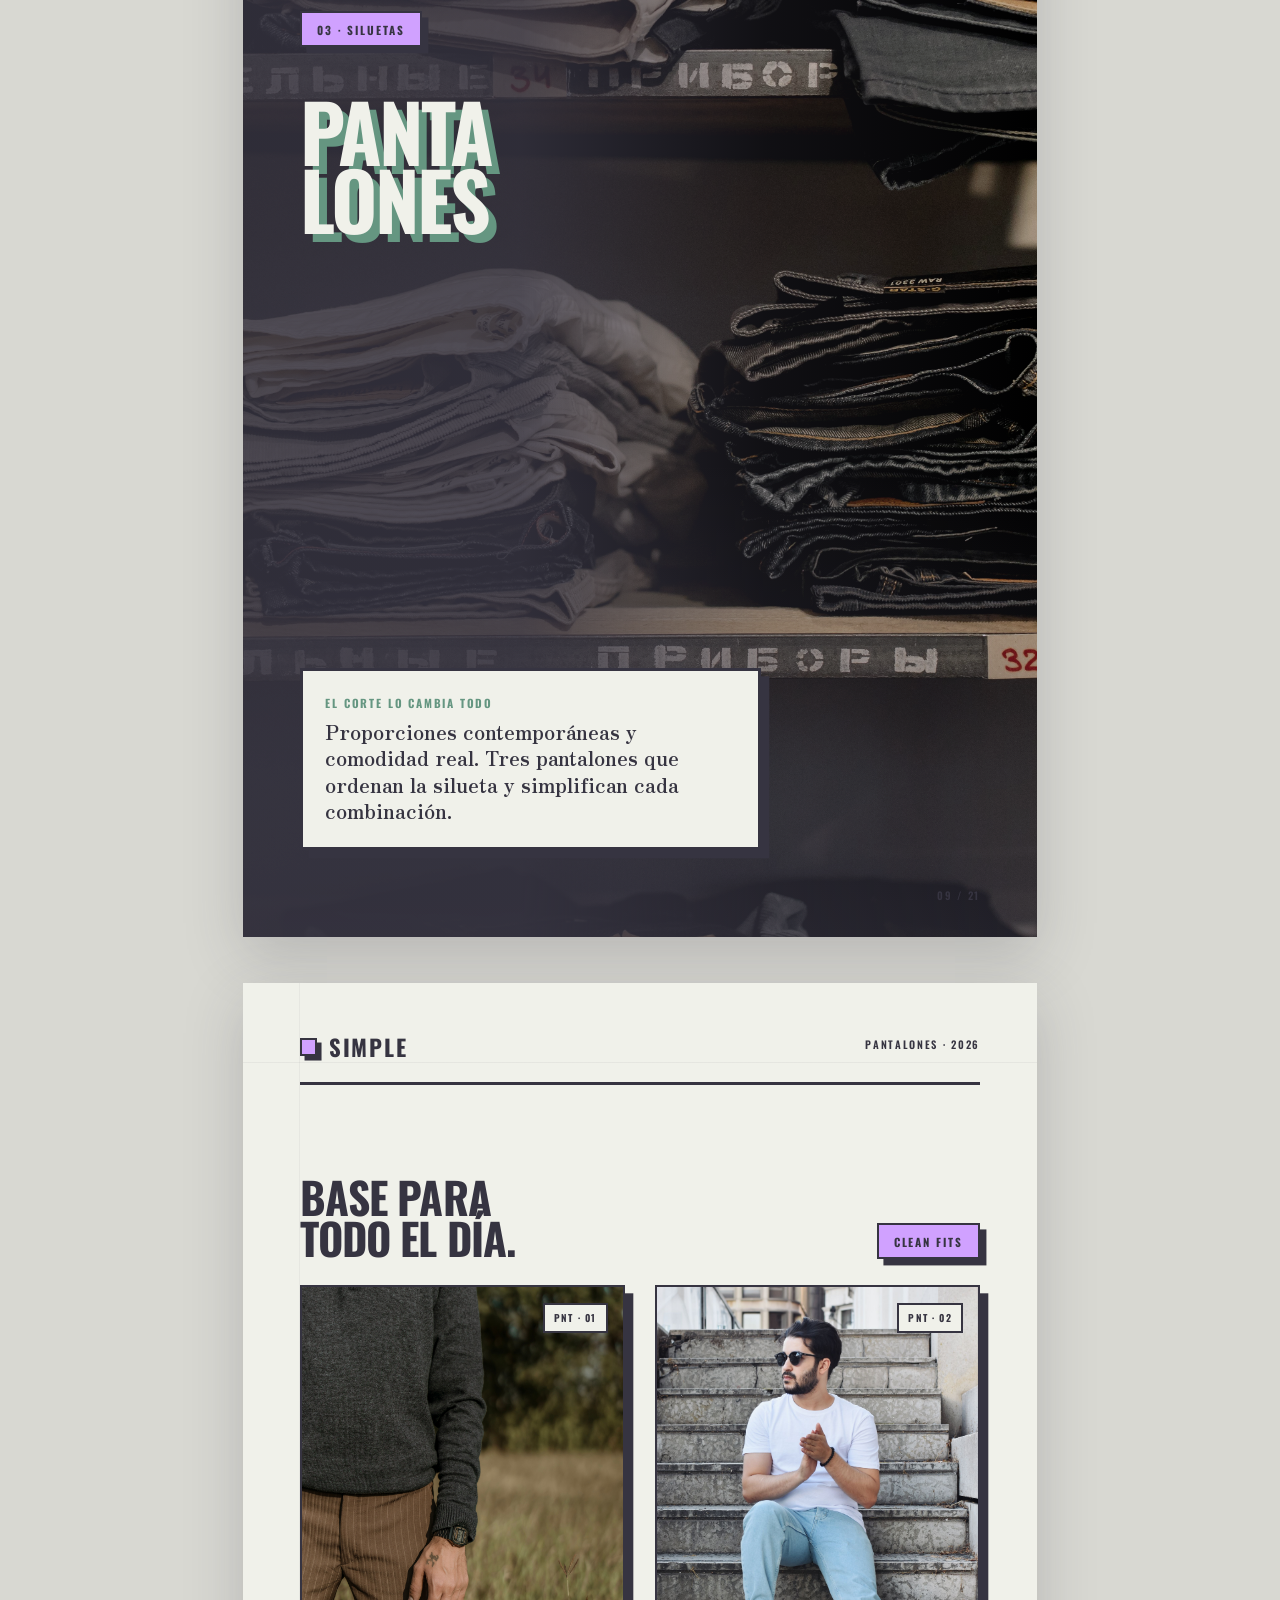
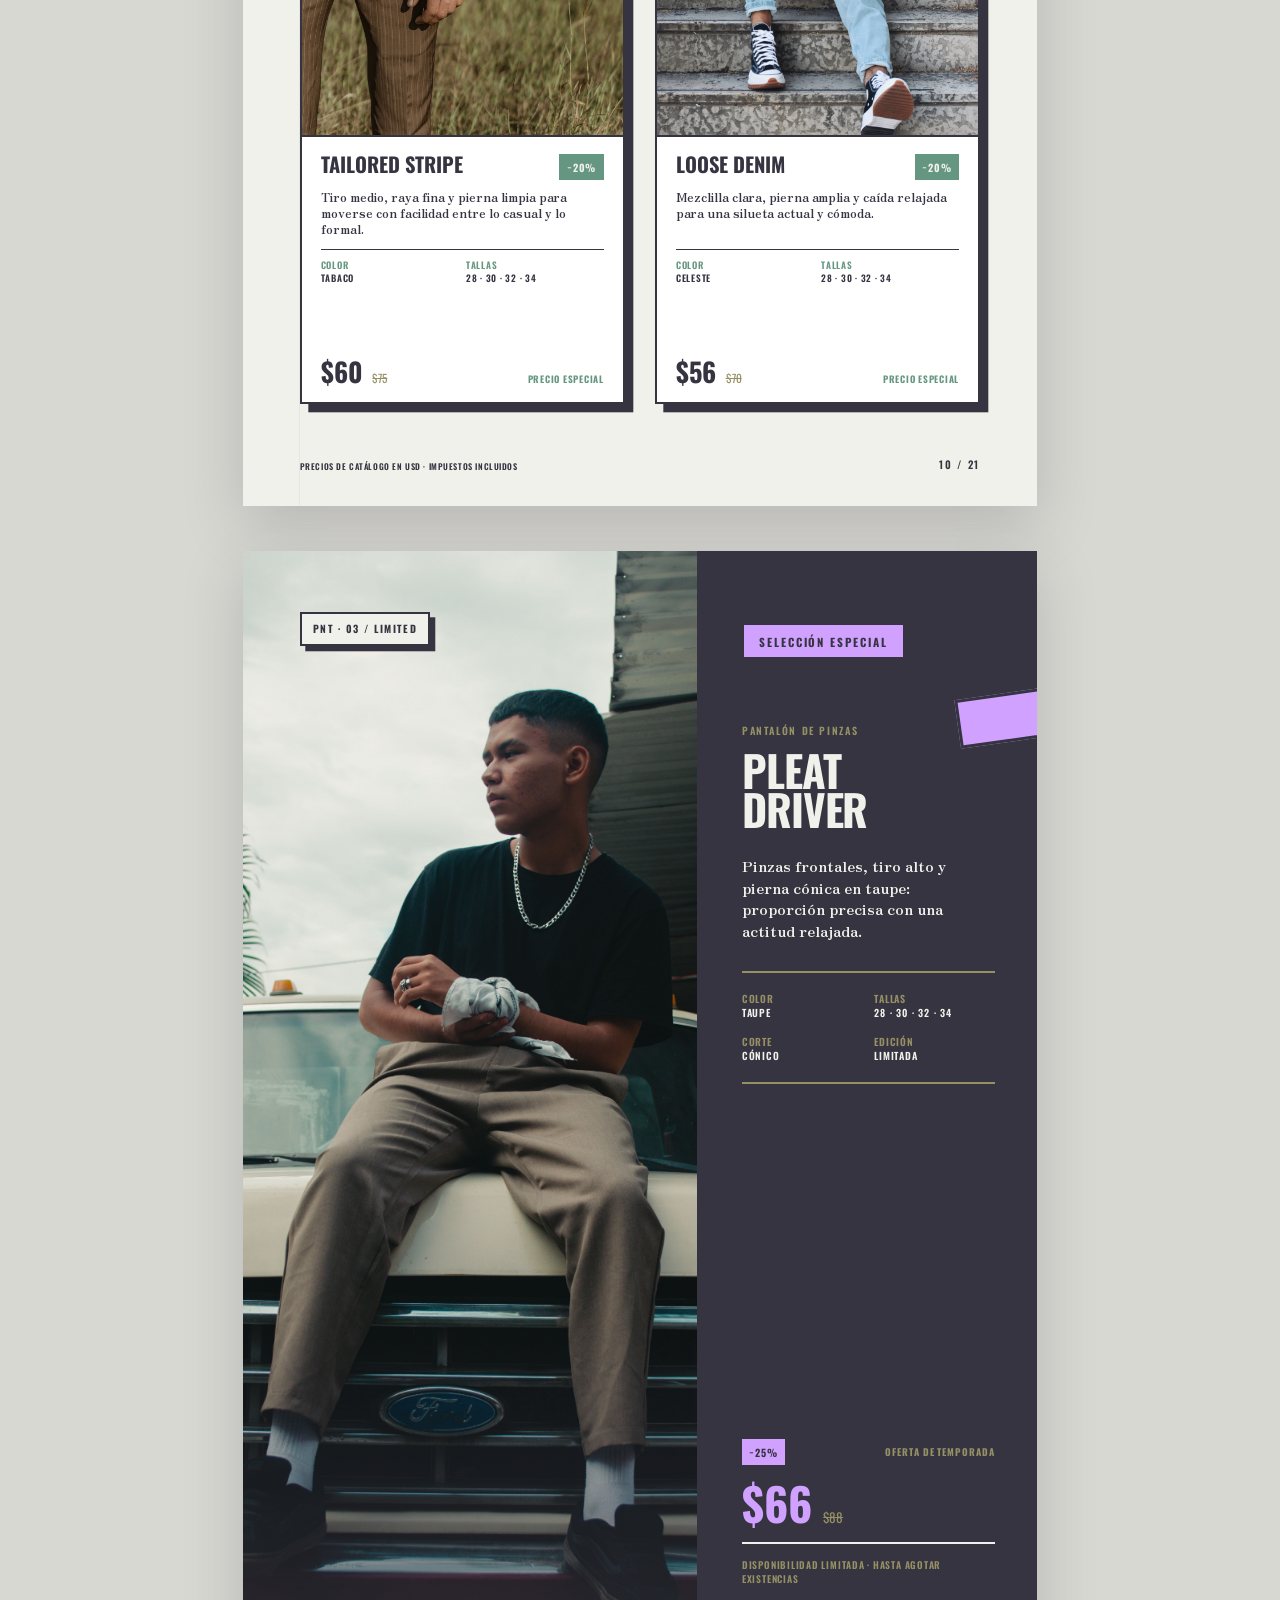
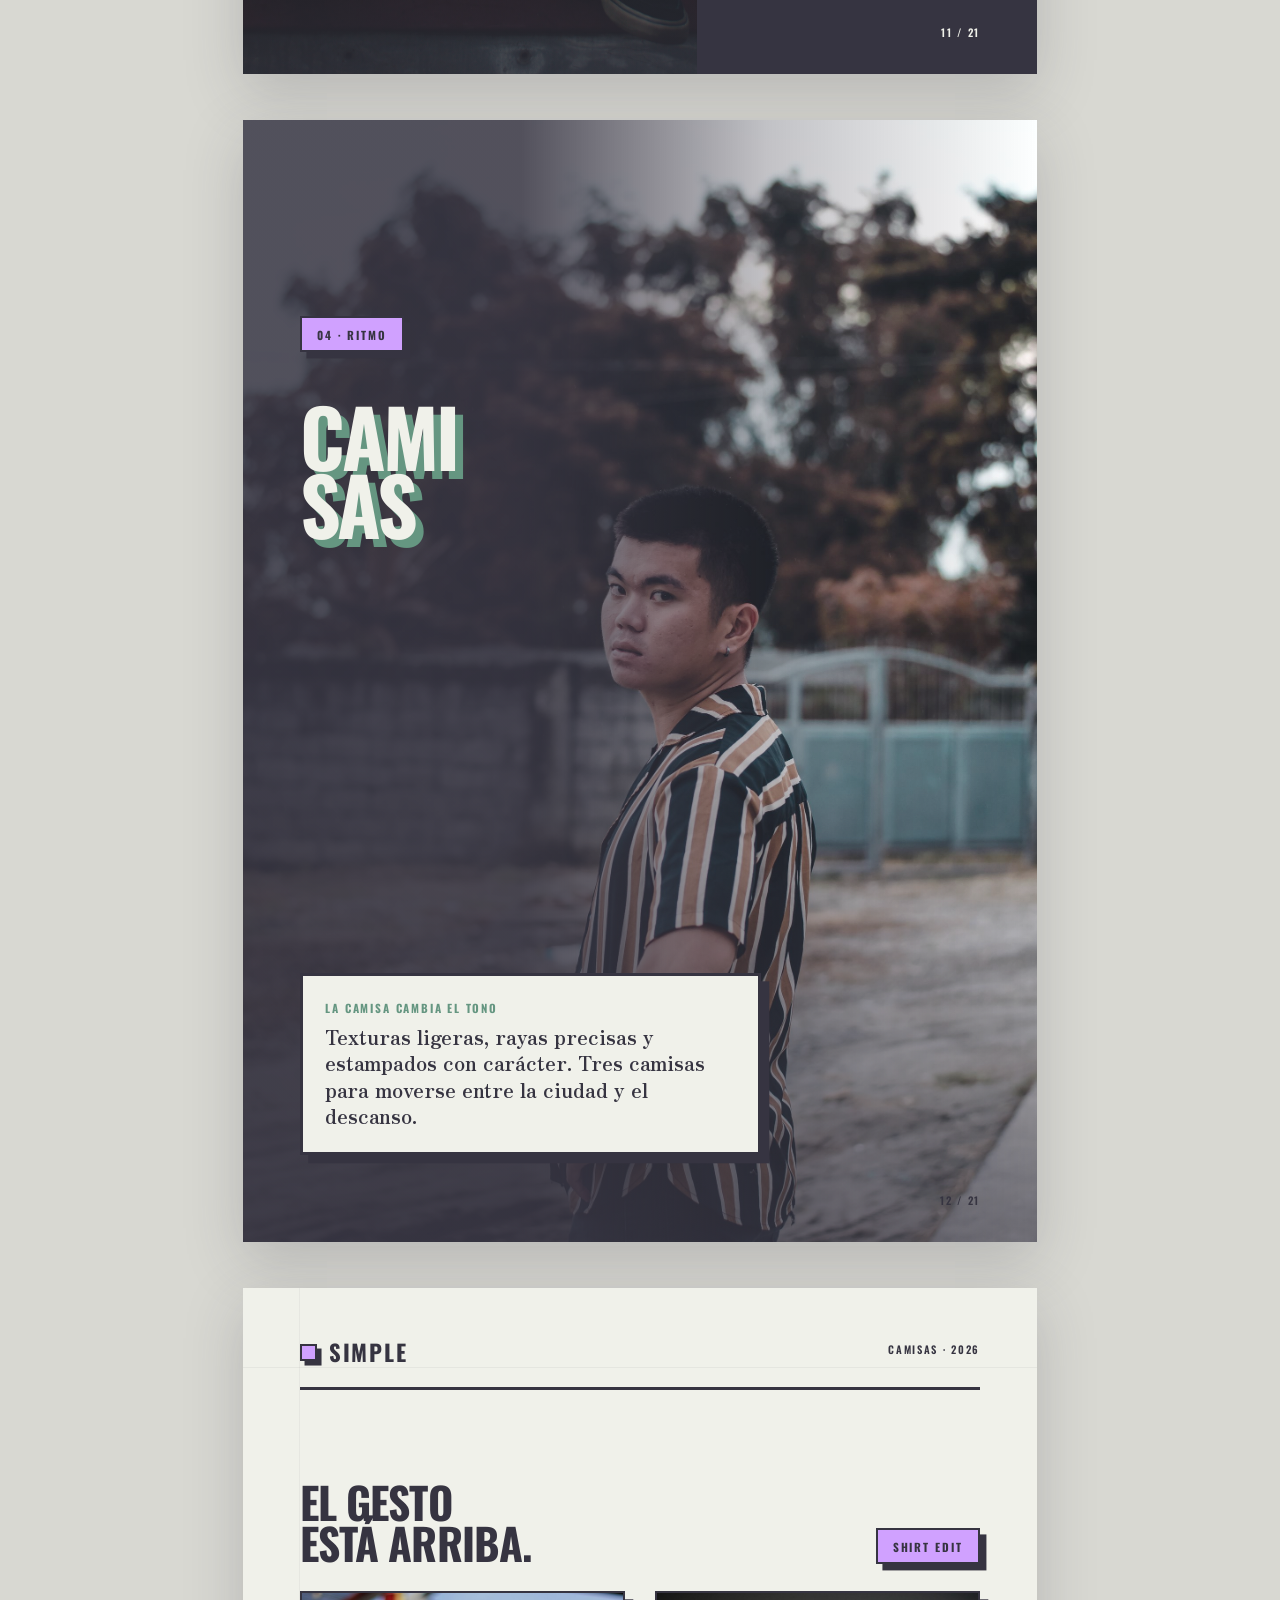
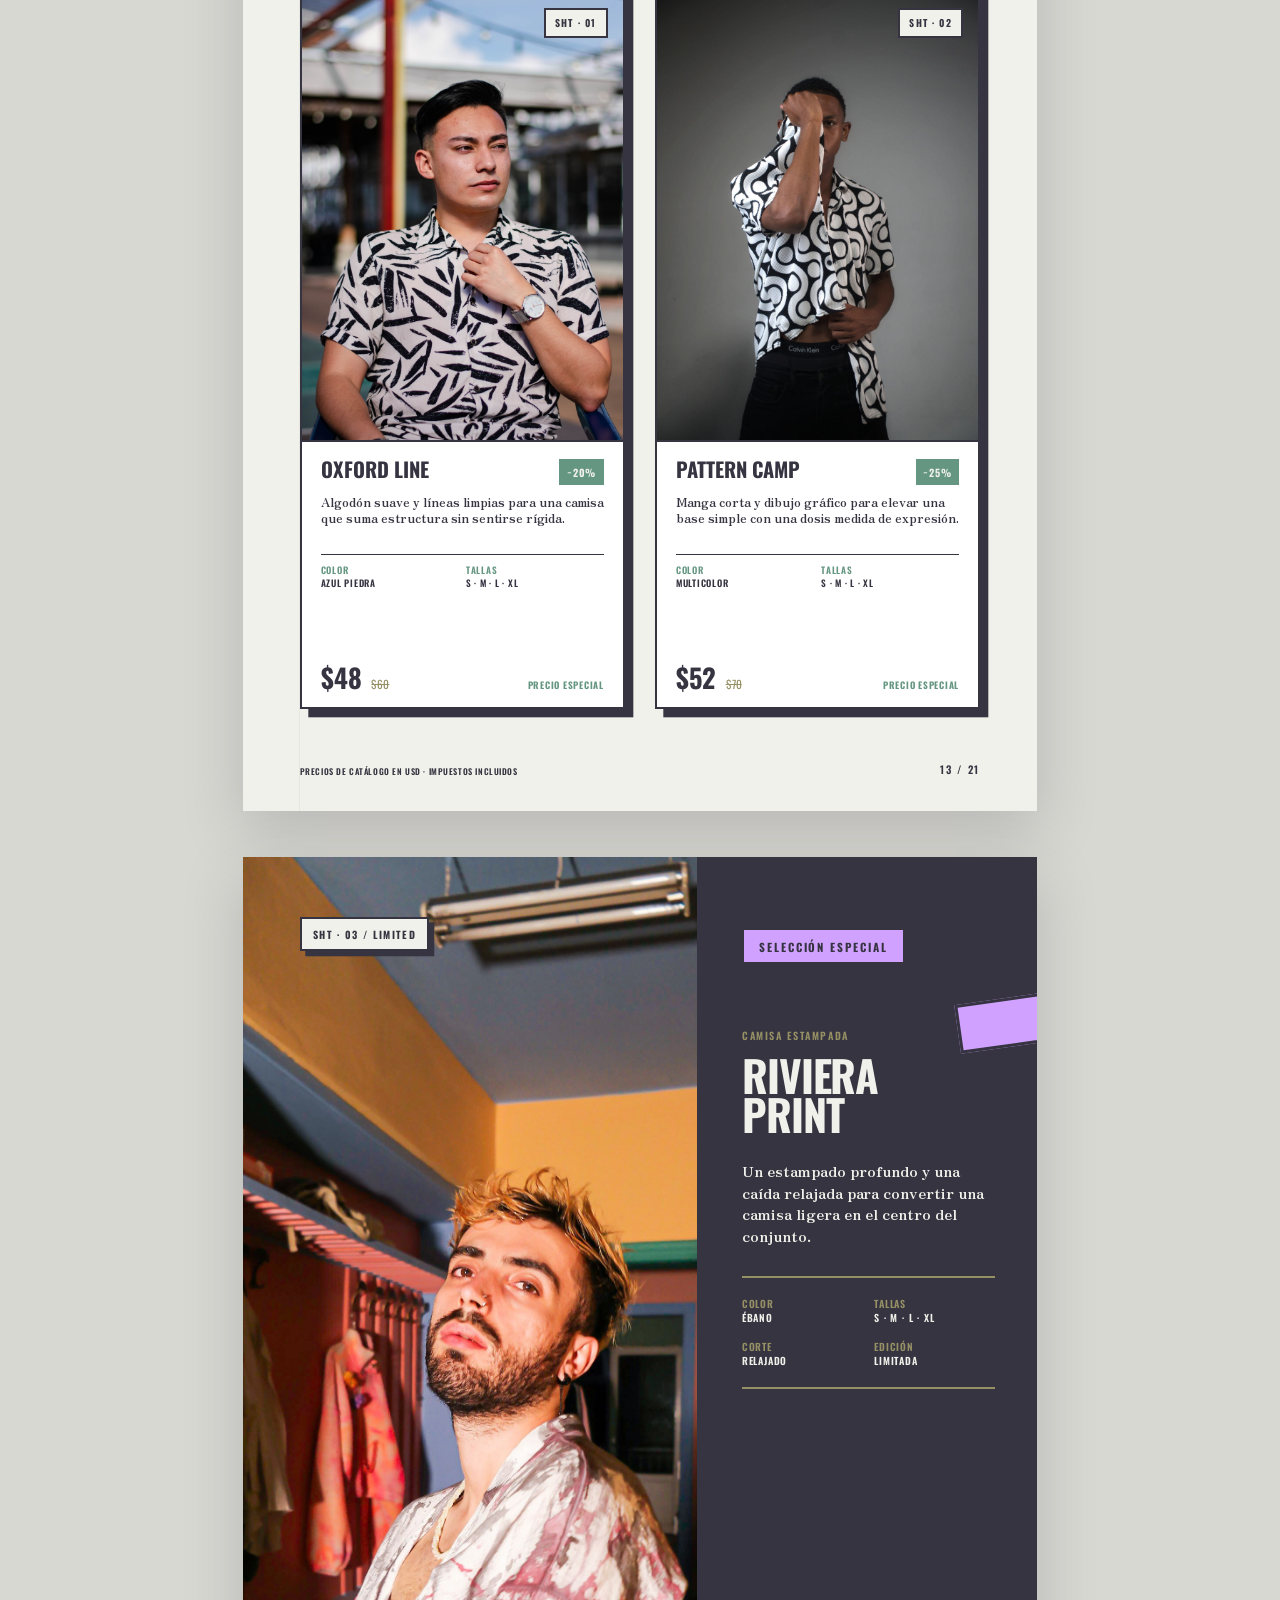
<file: catalogo/catalogo-simple-11-paginas.html>
<!doctype html>
<html lang="es">
<head>
  <meta charset="utf-8">
  <meta name="viewport" content="width=device-width, initial-scale=1">
  <meta name="description" content="Catálogo editorial A4 de Simple: camisetas, chaquetas y pantalones.">
  <title>Simple — Catálogo 2026 · 21 páginas</title>
  <style>
    @font-face{font-family:"Oswald";font-style:normal;font-weight:400;font-display:block;src:url("fonts/Oswald-Regular.ttf") format("truetype")}
    @font-face{font-family:"Oswald";font-style:normal;font-weight:600;font-display:block;src:url("fonts/Oswald-SemiBold.ttf") format("truetype")}
    @font-face{font-family:"Oswald";font-style:normal;font-weight:700;font-display:block;src:url("fonts/Oswald-Bold.ttf") format("truetype")}
    @font-face{font-family:"Zen Antique Soft";font-style:normal;font-weight:400;font-display:block;src:url("fonts/ZenAntiqueSoft-Regular.ttf") format("truetype")}
    :root{--base:#f0f1ea;--olive:#969065;--green:#659681;--lilac:#d0a1ff;--ink:#363441;--paper:#fff;--line:.75mm solid var(--ink);--shadow:2.2mm 2.2mm 0 var(--ink);--sans:"Oswald","Arial Narrow",sans-serif;--serif:"Zen Antique Soft",Georgia,serif}
    *,*::before,*::after{box-sizing:border-box}html,body{margin:0}html{background:#d8d8d2}body{padding:18mm 0;color:var(--ink);background:#d8d8d2;font-family:var(--serif);font-synthesis:none}h1,h2,h3,p,figure,dl,dd{margin:0}img{max-width:100%}
    .print-action{position:fixed;z-index:50;top:18px;right:18px;min-height:44px;padding:10px 16px;border:2px solid var(--ink);border-radius:0;box-shadow:4px 4px 0 var(--ink);color:var(--ink);background:var(--lilac);font:700 13px var(--sans);letter-spacing:.12em;text-transform:uppercase;cursor:pointer}
    .catalog{display:grid;gap:12mm;justify-content:center}.page{position:relative;isolation:isolate;width:210mm;height:297mm;overflow:hidden;background:var(--base);box-shadow:0 18px 55px #36344135;break-after:page;page-break-after:always;print-color-adjust:exact;-webkit-print-color-adjust:exact}.page:last-child{break-after:auto;page-break-after:auto}
    .grain{position:absolute;z-index:-1;inset:0;pointer-events:none;background:linear-gradient(90deg,transparent 14.8mm,#36344112 15mm,transparent 15.2mm),linear-gradient(180deg,transparent 20.8mm,#36344112 21mm,transparent 21.2mm)}
    .mast{position:absolute;z-index:8;top:14mm;right:15mm;left:15mm;height:13mm;display:flex;align-items:flex-start;justify-content:space-between;border-bottom:1mm solid currentColor;font-family:var(--sans);text-transform:uppercase}.logo{display:flex;align-items:center;gap:3mm;font-size:6mm;font-weight:700;line-height:1;letter-spacing:.08em}.mark{width:4.7mm;height:4.7mm;border:.7mm solid currentColor;background:var(--lilac);box-shadow:1.2mm 1.2mm 0 currentColor}.meta{font-size:2.8mm;font-weight:600;letter-spacing:.16em}.folio{position:absolute;z-index:10;right:15mm;bottom:9mm;font:600 2.8mm var(--sans);letter-spacing:.16em}.label{display:inline-block;padding:2.1mm 4mm 1.8mm;border:.7mm solid var(--ink);box-shadow:1.7mm 1.7mm 0 var(--ink);color:var(--ink);background:var(--lilac);font:700 3mm var(--sans);letter-spacing:.17em;text-transform:uppercase}.serif{font:400 5.2mm/1.35 var(--serif)}
    .cover-photo{position:absolute;inset:0}.cover-photo img{display:block;width:100%;height:100%;object-fit:cover;object-position:53% 50%;filter:saturate(.78) contrast(1.04)}.cover-photo::after{content:"";position:absolute;inset:0;background:linear-gradient(90deg,#363441d9 0 24%,#3634415c 56%,transparent 78%),linear-gradient(0deg,#363441e8 0 22%,transparent 58%)}.cover .mast,.back-cover .mast{color:var(--base)}.cover-content{position:absolute;z-index:3;top:60mm;left:15mm;width:120mm;color:var(--base)}.cover-content .label{margin-bottom:13mm}.cover-title{font:700 27mm/.81 var(--sans);letter-spacing:-.045em;text-transform:uppercase;text-shadow:2.4mm 2.4mm 0 var(--green)}.cover-title span{display:block}.cover-title span:last-child{margin-left:14mm}.cover-copy{position:absolute;z-index:4;bottom:37mm;left:15mm;width:105mm;padding:6mm;border:.8mm solid var(--ink);box-shadow:var(--shadow);color:var(--ink);background:var(--base)}.cover-copy b{display:block;margin-bottom:2mm;color:var(--green);font:700 3mm var(--sans);letter-spacing:.16em;text-transform:uppercase}.cover-copy p{font-size:5mm;line-height:1.3}.cover-edition{position:absolute;z-index:4;right:18mm;bottom:43mm;display:grid;place-items:center;width:29mm;height:29mm;border:.8mm solid var(--ink);border-radius:50%;background:var(--lilac);box-shadow:1.8mm 1.8mm 0 var(--ink);font:700 4mm/1.05 var(--sans);letter-spacing:.08em;text-align:center;text-transform:uppercase;transform:rotate(7deg)}.photo-credit{position:absolute;z-index:5;bottom:9mm;left:15mm;color:var(--base);font:600 2.1mm var(--sans);letter-spacing:.08em;text-transform:uppercase}.photo-credit a{color:inherit;text-decoration:none}.cover .folio{color:var(--base)}
    .index-page{padding:43mm 15mm 18mm}.index-head{display:flex;align-items:flex-end;justify-content:space-between;margin-bottom:10mm}.index-title{font:700 19mm/.86 var(--sans);letter-spacing:-.035em;text-transform:uppercase}.index-intro{width:72mm;font-size:3.8mm;line-height:1.45}.toc-list{display:grid;grid-template-columns:1fr 1fr;gap:6mm}.toc-item{display:grid;grid-template-columns:15mm 1fr 17mm;align-items:center;min-height:47mm;padding:5mm;border:var(--line);box-shadow:var(--shadow);background:var(--paper)}.toc-number{color:var(--green);font:700 10mm/1 var(--sans)}.toc-item h2{font:700 6.6mm/1 var(--sans);text-transform:uppercase}.toc-item p{margin-top:2mm;font-size:2.7mm;line-height:1.35}.toc-pages{justify-self:end;font:700 3.2mm var(--sans);letter-spacing:.05em}.index-key{position:absolute;right:15mm;bottom:18mm;left:15mm;display:grid;grid-template-columns:repeat(3,1fr);gap:5mm}.index-key span{padding:3mm;border:.55mm solid var(--ink);font:700 2.7mm var(--sans);letter-spacing:.09em;text-align:center;text-transform:uppercase}.index-key span:nth-child(1){background:var(--lilac)}.index-key span:nth-child(2){background:var(--green);color:var(--base)}.index-key span:nth-child(3){background:var(--olive);color:var(--base)}
    .section-photo{position:absolute;inset:0}.section-photo img{display:block;width:100%;height:100%;object-fit:cover;filter:saturate(.78) contrast(1.04)}.section-photo::after{content:"";position:absolute;inset:0;background:linear-gradient(90deg,#363441db 0 35%,#3634414d 66%,transparent),linear-gradient(0deg,#3634419e,transparent 42%)}.section-content{position:absolute;z-index:3;top:52mm;left:15mm;width:110mm;color:var(--base)}.section-content .label{margin-bottom:13mm}.section-title{font:700 21mm/.86 var(--sans);letter-spacing:-.035em;text-transform:uppercase;text-shadow:2.1mm 2.1mm 0 var(--green)}.section-copy{position:absolute;z-index:4;bottom:23mm;left:15mm;width:122mm;padding:6mm;border:.8mm solid var(--ink);box-shadow:var(--shadow);color:var(--ink);background:var(--base)}.section-copy b{display:block;margin-bottom:2mm;color:var(--green);font:700 3mm var(--sans);letter-spacing:.16em;text-transform:uppercase}
    .duo{padding:43mm 15mm 18mm}.duo-head{height:30mm;display:flex;align-items:flex-end;justify-content:space-between;margin-bottom:7mm}.duo-head h2{font:700 11.5mm/.94 var(--sans);letter-spacing:-.02em;text-transform:uppercase}.duo-grid{display:grid;grid-template-columns:1fr 1fr;gap:8mm;height:190mm}.card{position:relative;display:grid;grid-template-rows:119mm 1fr;overflow:hidden;border:var(--line);box-shadow:var(--shadow);background:var(--paper)}.card figure{overflow:hidden;border-bottom:var(--line);background:var(--olive)}.card:nth-child(2) figure{background:var(--green)}.card img{display:block;width:100%;height:100%;object-fit:cover}.tee-01 img{object-position:54% 30%}.tee-02 img{object-position:50% 31%}.jkt-01 img{object-position:50% 50%}.jkt-02 img{object-position:50% 58%}.pnt-01 img{object-position:39% 58%}.pnt-02 img{object-position:50% 60%}.code{position:absolute;z-index:2;top:4mm;right:4mm;padding:1.5mm 2.4mm;border:.55mm solid var(--ink);background:var(--base);font:700 2.6mm var(--sans);letter-spacing:.12em}.card-copy{display:flex;flex-direction:column;min-height:0;padding:4.5mm 5mm 4mm}.product-top{display:flex;align-items:flex-start;justify-content:space-between;gap:3mm}.card h3{max-width:50mm;font:700 5.4mm/1.05 var(--sans);text-transform:uppercase}.discount{flex:none;padding:1.4mm 2mm;color:var(--base);background:var(--green);font:700 2.7mm var(--sans);letter-spacing:.08em}.description{min-height:13mm;margin-top:2.4mm;font-size:3.25mm;line-height:1.32}.product-meta{display:grid;grid-template-columns:1fr 1fr;gap:2mm;margin-top:3mm;padding-top:2.4mm;border-top:.45mm solid var(--ink);font:600 2.45mm/1.35 var(--sans);letter-spacing:.08em;text-transform:uppercase}.product-meta dt{color:var(--green)}.price-row{display:flex;align-items:baseline;gap:2.6mm;margin-top:auto;padding-top:2.2mm;font-family:var(--sans)}.price{font-size:7mm;font-weight:700;line-height:1}.was{color:var(--olive);font-size:3mm;text-decoration:line-through}.promo-note{margin-left:auto;color:var(--green);font:700 2.45mm var(--sans);letter-spacing:.08em;text-transform:uppercase}
    .special{display:grid;grid-template-columns:121mm 89mm;background:var(--ink)}.special-photo{position:relative;height:100%;overflow:hidden;border-right:1mm solid var(--ink);background:var(--green)}.special-photo img{display:block;width:100%;height:100%;object-fit:cover}.special-tee .special-photo img{object-position:48% 50%}.special-jacket .special-photo img{object-position:50% 50%}.special-pants .special-photo img{object-position:53% 50%}.special-photo::after{content:"";position:absolute;inset:auto 0 0;height:32%;background:linear-gradient(transparent,#363441a3)}.photo-code{position:absolute;z-index:2;top:16mm;left:15mm;padding:2mm 3mm;border:.7mm solid var(--ink);box-shadow:1.4mm 1.4mm 0 var(--ink);background:var(--base);font:700 2.7mm var(--sans);letter-spacing:.13em;text-transform:uppercase}.special-panel{position:relative;min-width:0;padding:19mm 11mm 17mm;color:var(--base);background:var(--ink)}.special-panel::before{content:"";position:absolute;top:37mm;right:-13mm;width:34mm;height:13mm;border:.8mm solid var(--ink);background:var(--lilac);transform:rotate(-8deg)}.special-panel .label{position:relative;z-index:2;margin-bottom:17mm}.special-eyebrow{color:var(--olive);font:600 2.7mm var(--sans);letter-spacing:.16em;text-transform:uppercase}.special-panel h2{margin-top:3mm;font:700 11.4mm/.92 var(--sans);letter-spacing:-.025em;text-transform:uppercase}.special-panel .description{min-height:0;margin-top:7mm;font-size:4mm;line-height:1.42}.special-data{display:grid;grid-template-columns:1fr 1fr;gap:4mm 3mm;margin-top:8mm;padding:5mm 0;border-top:.55mm solid var(--olive);border-bottom:.55mm solid var(--olive);font:600 2.65mm/1.4 var(--sans);letter-spacing:.08em;text-transform:uppercase}.special-data dt{color:var(--olive)}.special-commerce{position:absolute;right:11mm;bottom:23mm;left:11mm}.special-offer{display:flex;align-items:center;justify-content:space-between;margin-bottom:4mm}.special-offer .discount{color:var(--ink);background:var(--lilac)}.special-offer span:last-child{color:var(--olive);font:700 2.55mm var(--sans);letter-spacing:.1em;text-transform:uppercase}.special-price{display:flex;align-items:baseline;gap:3mm;padding-bottom:4mm;border-bottom:.6mm solid var(--base);font-family:var(--sans)}.special-price .price{color:var(--lilac);font-size:12mm}.special-price .was{color:var(--olive);font-size:3.5mm}.special-note{margin-top:4mm;color:var(--olive);font:600 2.55mm/1.45 var(--sans);letter-spacing:.08em;text-transform:uppercase}.special .folio{color:var(--base)}.legal-note{position:absolute;z-index:5;bottom:9mm;left:15mm;font:600 2.2mm var(--sans);letter-spacing:.07em;text-transform:uppercase}
    @page{size:A4 portrait;margin:0}@media print{html,body{width:210mm;margin:0;padding:0;background:transparent}.catalog{display:block}.page{margin:0;box-shadow:none}.print-action{display:none!important}}
  </style>
  <link rel="stylesheet" href="catalog-responsive.css">
</head>
<body>
  <a class="print-action" href="catalogo-simple-21-paginas.pdf" download>Descargar PDF</a>
  <main class="catalog" aria-label="Catálogo Simple 2026 · 21 páginas">
    <section class="page cover" aria-labelledby="cover-title">
      <figure class="cover-photo"><img src="portada.jpg" alt="Hombre con camisa blanca y lentes oscuros frente a un muro de piedra"></figure>
      <header class="mast"><div class="logo"><span class="mark" aria-hidden="true"></span>Simple</div><span class="meta">Edición 01 · 2026</span></header>
      <div class="cover-content"><span class="label">Nueva colección · 26</span><h1 class="cover-title" id="cover-title"><span>Catá</span><span>logo</span></h1></div>
      <div class="cover-copy"><b>Ropa para hombre</b><p>Casual en actitud.<br>Formal en intención.</p></div>
      <div class="cover-edition">SS<br>26</div>
      <p class="photo-credit">Foto: archivo de campaña · Simple</p>
      <div class="folio">01 / 21</div>
    </section>
    <section class="page index-page" aria-labelledby="indice-title">
      <div class="grain"></div><header class="mast"><div class="logo"><span class="mark" aria-hidden="true"></span>Simple</div><span class="meta">Contenido · 2026</span></header>
      <div class="index-head"><h1 class="index-title" id="indice-title">Ín<br>dice</h1><p class="index-intro">Tres categorías. Nueve prendas. Una colección construida para vestir con claridad y sin esfuerzo.</p></div>
      <nav class="toc-list" aria-label="Contenido del catálogo">
        <div class="toc-item"><strong class="toc-number">01</strong><div><h2>Camisetas</h2><p>Apertura · Essential Tee · Everyday Tee · Outline Pocket Tee</p></div><span class="toc-pages">03—05</span></div>
        <div class="toc-item"><strong class="toc-number">02</strong><div><h2>Chaquetas</h2><p>Apertura · Heritage Denim · Cord City · Noir Trucker</p></div><span class="toc-pages">06—08</span></div>
        <div class="toc-item"><strong class="toc-number">03</strong><div><h2>Pantalones</h2><p>Apertura · Tailored Stripe · Loose Denim · Pleat Driver</p></div><span class="toc-pages">09—11</span></div>
        <div class="toc-item"><strong class="toc-number">04</strong><div><h2>Camisas</h2><p>Apertura · Oxford Line · Pattern Camp · Riviera Print</p></div><span class="toc-pages">12—14</span></div>
        <div class="toc-item"><strong class="toc-number">05</strong><div><h2>Shorts</h2><p>Apertura · City Short · Denim Walk · Motion Short</p></div><span class="toc-pages">15—17</span></div>
        <div class="toc-item"><strong class="toc-number">06</strong><div><h2>Calzado</h2><p>Apertura · Urban Loafer · Blue Slip · White Low</p></div><span class="toc-pages">18—20</span></div>
      </nav>
      <div class="index-key"><span>Esenciales</span><span>Capas</span><span>Siluetas</span></div><div class="folio">02 / 21</div>
    </section>
    <section class="page" aria-labelledby="camisetas-title">
      <figure class="section-photo"><img src="Seccion%20Camisetas.jpg" alt="Selección de camisetas en negro, rojo y gris"></figure>
      <div class="section-content"><span class="label">01 · Esenciales</span><h1 class="section-title" id="camisetas-title">Cami<br>setas</h1></div>
      <div class="section-copy"><b>La base de cada día</b><p class="serif">Cortes limpios, tacto cómodo y tonos fáciles de combinar. Tres esenciales diseñados para acompañar tu ritmo sin complicaciones.</p></div><div class="folio">03 / 21</div>
    </section>
    <section class="page duo" aria-labelledby="camisetas-productos"><div class="grain"></div><header class="mast"><div class="logo"><span class="mark" aria-hidden="true"></span>Simple</div><span class="meta">Camisetas · 2026</span></header>
      <div class="duo-head"><h2 id="camisetas-productos">Dos formas<br>de hacerlo simple.</h2><span class="label">Daily edit</span></div><div class="duo-grid">
        <article class="card tee-01"><span class="code">TEE · 01</span><figure><img src="Camisetas/camiseta%201.jpg" alt="Camiseta blanca Essential Tee"></figure><div class="card-copy"><div class="product-top"><h3>Essential Tee</h3><span class="discount">−20%</span></div><p class="description">Cuello redondo y corte regular: una camiseta blanca limpia para combinar todos los días.</p><dl class="product-meta"><div><dt>Color</dt><dd>Blanco</dd></div><div><dt>Tallas</dt><dd>S · M · L · XL</dd></div></dl><div class="price-row"><strong class="price">$24</strong><span class="was">$30</span><span class="promo-note">Precio especial</span></div></div></article>
        <article class="card tee-02"><span class="code">TEE · 02</span><figure><img src="Camisetas/camiseta%202.jpg" alt="Camiseta gris Everyday Tee"></figure><div class="card-copy"><div class="product-top"><h3>Everyday Tee</h3><span class="discount">−25%</span></div><p class="description">Silueta relajada en gris carbón, pensada para sumar carácter sin perder versatilidad.</p><dl class="product-meta"><div><dt>Color</dt><dd>Carbón</dd></div><div><dt>Tallas</dt><dd>S · M · L · XL</dd></div></dl><div class="price-row"><strong class="price">$24</strong><span class="was">$32</span><span class="promo-note">Precio especial</span></div></div></article>
      </div><p class="legal-note">Precios de catálogo en USD · Impuestos incluidos</p><div class="folio">04 / 21</div>
    </section>
    <section class="page special special-tee" aria-labelledby="tee-especial"><figure class="special-photo"><img src="Camisetas/camiseta%20especial.jpg" alt="Camiseta verde salvia Outline Pocket Tee"><figcaption class="photo-code">TEE · 03 / Limited</figcaption></figure><div class="special-panel"><span class="label">Selección especial</span><p class="special-eyebrow">Camiseta gráfica</p><h2 id="tee-especial">Outline<br>Pocket Tee</h2><p class="description">Base salvia, bolsillo frontal y líneas geométricas para convertir un esencial en la pieza que habla.</p><dl class="special-data"><div><dt>Color</dt><dd>Salvia</dd></div><div><dt>Tallas</dt><dd>S · M · L · XL</dd></div><div><dt>Corte</dt><dd>Relajado</dd></div><div><dt>Edición</dt><dd>Limitada</dd></div></dl><div class="special-commerce"><div class="special-offer"><span class="discount">−25%</span><span>Oferta de temporada</span></div><div class="special-price"><strong class="price">$30</strong><span class="was">$40</span></div><p class="special-note">Disponibilidad limitada · Hasta agotar existencias</p></div></div><div class="folio">05 / 21</div></section>
    <section class="page" aria-labelledby="chaquetas-title"><figure class="section-photo"><img src="seccion%20Chaquetas.jpg" alt="Selección de chaquetas en tonos tierra"></figure><div class="section-content"><span class="label">02 · Capas</span><h1 class="section-title" id="chaquetas-title">Cha<br>quetas</h1></div><div class="section-copy"><b>Estructura ligera</b><p class="serif">Capas funcionales que equilibran presencia y comodidad. Tres chaquetas para cerrar el conjunto con intención.</p></div><div class="folio">06 / 21</div></section>
    <section class="page duo" aria-labelledby="chaquetas-productos"><div class="grain"></div><header class="mast"><div class="logo"><span class="mark" aria-hidden="true"></span>Simple</div><span class="meta">Chaquetas · 2026</span></header><div class="duo-head"><h2 id="chaquetas-productos">Capas con<br>intención.</h2><span class="label">Outerwear</span></div><div class="duo-grid">
        <article class="card jkt-01"><span class="code">JKT · 01</span><figure><img src="Chaqueta/Chaqueta%201.jpg" alt="Chaqueta de mezclilla Heritage Denim"></figure><div class="card-copy"><div class="product-top"><h3>Heritage Denim</h3><span class="discount">−20%</span></div><p class="description">Mezclilla azul de lavado medio, bolsillos de parche y una estructura que funciona todo el año.</p><dl class="product-meta"><div><dt>Color</dt><dd>Índigo medio</dd></div><div><dt>Tallas</dt><dd>S · M · L · XL</dd></div></dl><div class="price-row"><strong class="price">$62</strong><span class="was">$78</span><span class="promo-note">Precio especial</span></div></div></article>
        <article class="card jkt-02"><span class="code">JKT · 02</span><figure><img src="Chaqueta/Chaqueta%202.jpg" alt="Sobrecamisa café Cord City"></figure><div class="card-copy"><div class="product-top"><h3>Cord City</h3><span class="discount">−20%</span></div><p class="description">Sobrecamisa café de líneas amplias y textura marcada, ideal para capas ligeras de entretiempo.</p><dl class="product-meta"><div><dt>Color</dt><dd>Óxido</dd></div><div><dt>Tallas</dt><dd>S · M · L · XL</dd></div></dl><div class="price-row"><strong class="price">$68</strong><span class="was">$85</span><span class="promo-note">Precio especial</span></div></div></article>
      </div><p class="legal-note">Precios de catálogo en USD · Impuestos incluidos</p><div class="folio">07 / 21</div></section>
    <section class="page special special-jacket" aria-labelledby="jacket-especial"><figure class="special-photo"><img src="Chaqueta/Chaqueta%20especial.jpg" alt="Chaqueta negra Noir Trucker"><figcaption class="photo-code">JKT · 03 / Limited</figcaption></figure><div class="special-panel"><span class="label">Selección especial</span><p class="special-eyebrow">Chaqueta de mezclilla</p><h2 id="jacket-especial">Noir<br>Trucker</h2><p class="description">Negro profundo, cuello con textura y estructura definida: una capa protagonista para elevar cualquier base.</p><dl class="special-data"><div><dt>Color</dt><dd>Negro</dd></div><div><dt>Tallas</dt><dd>S · M · L · XL</dd></div><div><dt>Corte</dt><dd>Regular</dd></div><div><dt>Edición</dt><dd>Limitada</dd></div></dl><div class="special-commerce"><div class="special-offer"><span class="discount">−25%</span><span>Oferta de temporada</span></div><div class="special-price"><strong class="price">$90</strong><span class="was">$120</span></div><p class="special-note">Disponibilidad limitada · Hasta agotar existencias</p></div></div><div class="folio">08 / 21</div></section>
    <section class="page" aria-labelledby="pantalones-title"><figure class="section-photo"><img src="Seccion%20pantalones.jpg" alt="Selección de pantalones de mezclilla y algodón"></figure><div class="section-content"><span class="label">03 · Siluetas</span><h1 class="section-title" id="pantalones-title">Panta<br>lones</h1></div><div class="section-copy"><b>El corte lo cambia todo</b><p class="serif">Proporciones contemporáneas y comodidad real. Tres pantalones que ordenan la silueta y simplifican cada combinación.</p></div><div class="folio">09 / 21</div></section>
    <section class="page duo" aria-labelledby="pantalones-productos"><div class="grain"></div><header class="mast"><div class="logo"><span class="mark" aria-hidden="true"></span>Simple</div><span class="meta">Pantalones · 2026</span></header><div class="duo-head"><h2 id="pantalones-productos">Base para<br>todo el día.</h2><span class="label">Clean fits</span></div><div class="duo-grid">
        <article class="card pnt-01"><span class="code">PNT · 01</span><figure><img src="Pantalones/Pantalon%201.jpg" alt="Pantalón café Tailored Stripe"></figure><div class="card-copy"><div class="product-top"><h3>Tailored Stripe</h3><span class="discount">−20%</span></div><p class="description">Tiro medio, raya fina y pierna limpia para moverse con facilidad entre lo casual y lo formal.</p><dl class="product-meta"><div><dt>Color</dt><dd>Tabaco</dd></div><div><dt>Tallas</dt><dd>28 · 30 · 32 · 34</dd></div></dl><div class="price-row"><strong class="price">$60</strong><span class="was">$75</span><span class="promo-note">Precio especial</span></div></div></article>
        <article class="card pnt-02"><span class="code">PNT · 02</span><figure><img src="Pantalones/Pantalon%202.jpg" alt="Jean celeste Loose Denim"></figure><div class="card-copy"><div class="product-top"><h3>Loose Denim</h3><span class="discount">−20%</span></div><p class="description">Mezclilla clara, pierna amplia y caída relajada para una silueta actual y cómoda.</p><dl class="product-meta"><div><dt>Color</dt><dd>Celeste</dd></div><div><dt>Tallas</dt><dd>28 · 30 · 32 · 34</dd></div></dl><div class="price-row"><strong class="price">$56</strong><span class="was">$70</span><span class="promo-note">Precio especial</span></div></div></article>
      </div><p class="legal-note">Precios de catálogo en USD · Impuestos incluidos</p><div class="folio">10 / 21</div></section>
    <section class="page special special-pants" aria-labelledby="pants-especial"><figure class="special-photo"><img src="Pantalones/pantalon%20especial.jpg" alt="Pantalón taupe Pleat Driver"><figcaption class="photo-code">PNT · 03 / Limited</figcaption></figure><div class="special-panel"><span class="label">Selección especial</span><p class="special-eyebrow">Pantalón de pinzas</p><h2 id="pants-especial">Pleat<br>Driver</h2><p class="description">Pinzas frontales, tiro alto y pierna cónica en taupe: proporción precisa con una actitud relajada.</p><dl class="special-data"><div><dt>Color</dt><dd>Taupe</dd></div><div><dt>Tallas</dt><dd>28 · 30 · 32 · 34</dd></div><div><dt>Corte</dt><dd>Cónico</dd></div><div><dt>Edición</dt><dd>Limitada</dd></div></dl><div class="special-commerce"><div class="special-offer"><span class="discount">−25%</span><span>Oferta de temporada</span></div><div class="special-price"><strong class="price">$66</strong><span class="was">$88</span></div><p class="special-note">Disponibilidad limitada · Hasta agotar existencias</p></div></div><div class="folio">11 / 21</div></section>
    <section class="page" aria-labelledby="camisas-title"><figure class="section-photo"><img src="Camisas/Seccion%20Camisas.jpg" alt="Hombre con camisa de rayas en un entorno urbano"></figure><div class="section-content"><span class="label">04 · Ritmo</span><h1 class="section-title" id="camisas-title">Cami<br>sas</h1></div><div class="section-copy"><b>La camisa cambia el tono</b><p class="serif">Texturas ligeras, rayas precisas y estampados con carácter. Tres camisas para moverse entre la ciudad y el descanso.</p></div><div class="folio">12 / 21</div></section>
    <section class="page duo" aria-labelledby="camisas-productos"><div class="grain"></div><header class="mast"><div class="logo"><span class="mark" aria-hidden="true"></span>Simple</div><span class="meta">Camisas · 2026</span></header><div class="duo-head"><h2 id="camisas-productos">El gesto<br>está arriba.</h2><span class="label">Shirt edit</span></div><div class="duo-grid"><article class="card"><span class="code">SHT · 01</span><figure><img src="Camisas/camisa%201.jpg" alt="Camisa estampada de manga corta"></figure><div class="card-copy"><div class="product-top"><h3>Oxford Line</h3><span class="discount">−20%</span></div><p class="description">Algodón suave y líneas limpias para una camisa que suma estructura sin sentirse rígida.</p><dl class="product-meta"><div><dt>Color</dt><dd>Azul piedra</dd></div><div><dt>Tallas</dt><dd>S · M · L · XL</dd></div></dl><div class="price-row"><strong class="price">$48</strong><span class="was">$60</span><span class="promo-note">Precio especial</span></div></div></article><article class="card"><span class="code">SHT · 02</span><figure><img src="Camisas/camisa%202.jpg" alt="Camisa de patrón contemporáneo"></figure><div class="card-copy"><div class="product-top"><h3>Pattern Camp</h3><span class="discount">−25%</span></div><p class="description">Manga corta y dibujo gráfico para elevar una base simple con una dosis medida de expresión.</p><dl class="product-meta"><div><dt>Color</dt><dd>Multicolor</dd></div><div><dt>Tallas</dt><dd>S · M · L · XL</dd></div></dl><div class="price-row"><strong class="price">$52</strong><span class="was">$70</span><span class="promo-note">Precio especial</span></div></div></article></div><p class="legal-note">Precios de catálogo en USD · Impuestos incluidos</p><div class="folio">13 / 21</div></section>
    <section class="page special" aria-labelledby="shirt-especial"><figure class="special-photo"><img src="Camisas/camisa%20especial.jpg" alt="Hombre con camisa estampada en interior urbano"><figcaption class="photo-code">SHT · 03 / Limited</figcaption></figure><div class="special-panel"><span class="label">Selección especial</span><p class="special-eyebrow">Camisa estampada</p><h2 id="shirt-especial">Riviera<br>Print</h2><p class="description">Un estampado profundo y una caída relajada para convertir una camisa ligera en el centro del conjunto.</p><dl class="special-data"><div><dt>Color</dt><dd>Ébano</dd></div><div><dt>Tallas</dt><dd>S · M · L · XL</dd></div><div><dt>Corte</dt><dd>Relajado</dd></div><div><dt>Edición</dt><dd>Limitada</dd></div></dl><div class="special-commerce"><div class="special-offer"><span class="discount">−25%</span><span>Oferta de temporada</span></div><div class="special-price"><strong class="price">$60</strong><span class="was">$80</span></div><p class="special-note">Disponibilidad limitada · Hasta agotar existencias</p></div></div><div class="folio">14 / 21</div></section>
    <section class="page" aria-labelledby="shorts-title"><figure class="section-photo"><img src="Shorts/Seccion%20Shorts.jpg" alt="Hombre con shorts y camisa blanca caminando por la ciudad"></figure><div class="section-content"><span class="label">05 · Movimiento</span><h1 class="section-title" id="shorts-title">Shorts</h1></div><div class="section-copy"><b>Ligero por diseño</b><p class="serif">Volúmenes relajados y materiales para moverse. Tres shorts que mantienen la silueta limpia durante los días largos.</p></div><div class="folio">15 / 21</div></section>
    <section class="page duo" aria-labelledby="shorts-productos"><div class="grain"></div><header class="mast"><div class="logo"><span class="mark" aria-hidden="true"></span>Simple</div><span class="meta">Shorts · 2026</span></header><div class="duo-head"><h2 id="shorts-productos">Días largos.<br>Corte corto.</h2><span class="label">Summer edit</span></div><div class="duo-grid"><article class="card"><span class="code">SRT · 01</span><figure><img src="Shorts/Short%201.jpg" alt="Short café con camisa negra"></figure><div class="card-copy"><div class="product-top"><h3>City Short</h3><span class="discount">−20%</span></div><p class="description">Cintura cómoda y pierna recta en tono café para un uniforme de verano con intención.</p><dl class="product-meta"><div><dt>Color</dt><dd>Café</dd></div><div><dt>Tallas</dt><dd>28 · 30 · 32 · 34</dd></div></dl><div class="price-row"><strong class="price">$42</strong><span class="was">$52</span><span class="promo-note">Precio especial</span></div></div></article><article class="card"><span class="code">SRT · 02</span><figure><img src="Shorts/Short%202.jpg" alt="Hombre con shorts de mezclilla en la ciudad"></figure><div class="card-copy"><div class="product-top"><h3>Denim Walk</h3><span class="discount">−20%</span></div><p class="description">Mezclilla clara y proporción relajada para caminar la ciudad con una actitud fácil.</p><dl class="product-meta"><div><dt>Color</dt><dd>Denim claro</dd></div><div><dt>Tallas</dt><dd>28 · 30 · 32 · 34</dd></div></dl><div class="price-row"><strong class="price">$46</strong><span class="was">$58</span><span class="promo-note">Precio especial</span></div></div></article></div><p class="legal-note">Precios de catálogo en USD · Impuestos incluidos</p><div class="folio">16 / 21</div></section>
    <section class="page special" aria-labelledby="short-especial"><figure class="special-photo"><img src="Shorts/Short%20especial.jpg" alt="Hombre con camisa blanca y shorts en una calle urbana"><figcaption class="photo-code">SRT · 03 / Limited</figcaption></figure><div class="special-panel"><span class="label">Selección especial</span><p class="special-eyebrow">Short urbano</p><h2 id="short-especial">Motion<br>Short</h2><p class="description">Una silueta urbana de tiro cómodo y movimiento libre, pensada para combinar con sneakers y capas ligeras.</p><dl class="special-data"><div><dt>Color</dt><dd>Negro</dd></div><div><dt>Tallas</dt><dd>28 · 30 · 32 · 34</dd></div><div><dt>Corte</dt><dd>Relajado</dd></div><div><dt>Edición</dt><dd>Limitada</dd></div></dl><div class="special-commerce"><div class="special-offer"><span class="discount">−25%</span><span>Oferta de temporada</span></div><div class="special-price"><strong class="price">$48</strong><span class="was">$64</span></div><p class="special-note">Disponibilidad limitada · Hasta agotar existencias</p></div></div><div class="folio">17 / 21</div></section>
    <section class="page" aria-labelledby="calzado-title"><figure class="section-photo"><img src="Calzado/zapato%20categoria.jpg" alt="Zapatos negros sobre una silla de madera"></figure><div class="section-content"><span class="label">06 · Detalles</span><h1 class="section-title" id="calzado-title">Cal<br>zado</h1></div><div class="section-copy"><b>El último gesto</b><p class="serif">Formas cómodas y detalles que terminan el look. Tres pares para caminar con claridad, desde la calle hasta la noche.</p></div><div class="folio">18 / 21</div></section>
    <section class="page duo" aria-labelledby="calzado-productos"><div class="grain"></div><header class="mast"><div class="logo"><span class="mark" aria-hidden="true"></span>Simple</div><span class="meta">Calzado · 2026</span></header><div class="duo-head"><h2 id="calzado-productos">Pisa firme.<br>Ve ligero.</h2><span class="label">Footwear edit</span></div><div class="duo-grid"><article class="card"><span class="code">SHO · 01</span><figure><img src="Calzado/zapato1.jpg" alt="Mocasines de cuero marrón con suela clara"></figure><div class="card-copy"><div class="product-top"><h3>Urban Loafer</h3><span class="discount">−20%</span></div><p class="description">Cuero marrón, suela clara y líneas sobrias para acompañar cada uniforme diario.</p><dl class="product-meta"><div><dt>Color</dt><dd>Marrón</dd></div><div><dt>Tallas</dt><dd>39 · 40 · 41 · 42</dd></div></dl><div class="price-row"><strong class="price">$58</strong><span class="was">$72</span><span class="promo-note">Precio especial</span></div></div></article><article class="card"><span class="code">SHO · 02</span><figure><img src="Calzado/zapato2.jpg" alt="Zapatos sin cordones de gamuza azul"></figure><div class="card-copy"><div class="product-top"><h3>Blue Slip</h3><span class="discount">−25%</span></div><p class="description">Gamuza azul y perfil ligero para sumar color a los pantalones rectos.</p><dl class="product-meta"><div><dt>Color</dt><dd>Azul</dd></div><div><dt>Tallas</dt><dd>39 · 40 · 41 · 42</dd></div></dl><div class="price-row"><strong class="price">$62</strong><span class="was">$82</span><span class="promo-note">Precio especial</span></div></div></article></div><p class="legal-note">Precios de catálogo en USD · Impuestos incluidos</p><div class="folio">19 / 21</div></section>
    <section class="page special" aria-labelledby="shoe-especial"><figure class="special-photo"><img src="Calzado/zapato%20especial.jpg" alt="Hombre ajustando los cordones de un zapato blanco"><figcaption class="photo-code">SHO · 03 / Limited</figcaption></figure><div class="special-panel"><span class="label">Selección especial</span><p class="special-eyebrow">Zapato blanco</p><h2 id="shoe-especial">White<br>Low</h2><p class="description">Blanco limpio y una silueta de perfil bajo para cerrar el look con precisión.</p><dl class="special-data"><div><dt>Color</dt><dd>Blanco</dd></div><div><dt>Tallas</dt><dd>39 · 40 · 41 · 42</dd></div><div><dt>Perfil</dt><dd>Bajo</dd></div><div><dt>Edición</dt><dd>Limitada</dd></div></dl><div class="special-commerce"><div class="special-offer"><span class="discount">−25%</span><span>Oferta de temporada</span></div><div class="special-price"><strong class="price">$72</strong><span class="was">$96</span></div><p class="special-note">Disponibilidad limitada · Hasta agotar existencias</p></div></div><div class="folio">20 / 21</div></section>
    <section class="page back-cover" aria-labelledby="back-cover-title"><div class="grain"></div><header class="mast"><div class="logo"><span class="mark" aria-hidden="true"></span>Simple</div><span class="meta">Edición 01 · 2026</span></header><div class="cover-content"><span class="label">Simple / SS26</span><h1 class="cover-title" id="back-cover-title"><span>Vístete</span><span>claro.</span></h1><p class="serif">Una colección para moverse con intención, sin añadir ruido.</p></div><figure class="cover-photo"><img src="contraportada.jpg" alt="Modelo con camisa floral en una calle urbana"></figure><p class="photo-credit">Simple · SS26</p><div class="folio">21 / 21</div></section>
  </main>
  <script src="catalog-responsive.js"></script>
</body>
</html>
</file>
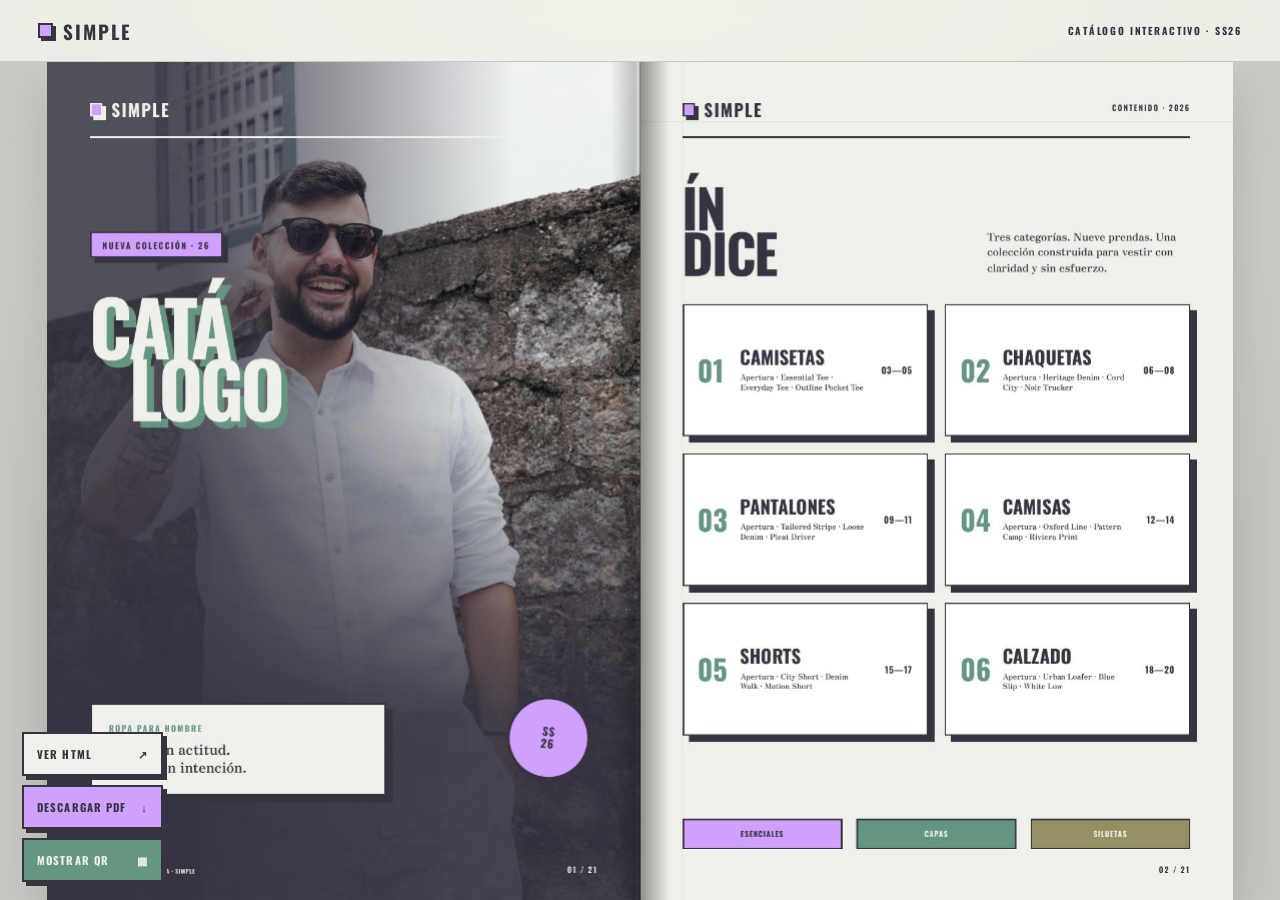
<file: catalogo/revista-interactiva.html>
<!doctype html>
<html lang="es">
<head>
  <meta charset="utf-8">
  <meta name="viewport" content="width=device-width, initial-scale=1, viewport-fit=cover">
  <meta name="description" content="Revista interactiva del catálogo Simple 2026.">
  <title>Simple — Revista interactiva SS26</title>
  <link rel="stylesheet" href="revista-interactiva.css">
</head>
<body>
  <header class="reader-header">
    <a class="reader-brand" href="../index.html" aria-label="Volver a la presentación"><span></span>Simple</a>
    <p>Catálogo interactivo · SS26</p>
  </header>

  <main class="reader" aria-label="Revista interactiva Simple">
    <div class="book-shell" id="book-shell" aria-live="polite">
      <div class="book-stage" id="book-stage"></div>
      <div class="loading-card" id="loading-card"><span></span><b>Cargando catálogo</b></div>
    </div>

    <p class="gesture-hint" id="gesture-hint">Arrastrá para pasar página <span>← →</span></p>
  </main>

  <nav class="floating-actions" aria-label="Opciones del catálogo">
    <a href="catalogo-simple-21-paginas.html">Ver HTML <span>↗</span></a>
    <a class="download-action" href="catalogo-simple-21-paginas.pdf" download>Descargar PDF <span>↓</span></a>
    <button class="qr-action" id="show-qr" type="button" aria-haspopup="dialog" aria-controls="qr-dialog">Mostrar QR <span aria-hidden="true">▦</span></button>
  </nav>

  <dialog class="qr-dialog" id="qr-dialog" aria-labelledby="qr-title" aria-describedby="qr-description">
    <div class="qr-dialog-header">
      <span class="qr-brand"><span class="qr-brand-mark" aria-hidden="true"></span>Simple</span>
      <button class="qr-close" id="close-qr" type="button" aria-label="Cerrar código QR">×</button>
    </div>
    <div class="qr-dialog-content">
      <p class="qr-eyebrow">Catálogo · SS26</p>
      <h2 id="qr-title">Escaneá el catálogo</h2>
      <p id="qr-description">Abrí la experiencia Simple desde tu teléfono.</p>
      <div class="qr-image-frame"><img src="../web-manual-simple/qr-code.png" alt="Código QR de Simple para abrir el catálogo" width="1148" height="1148"></div>
    </div>
  </dialog>

  <script src="vendor/page-flip/page-flip.browser.js"></script>
  <script src="revista-interactiva.js"></script>
</body>
</html>
</file>
<file: web-manual-simple/styles.css>
@font-face{font-family:Oswald;src:url('../catalogo/fonts/Oswald-Regular.ttf')}@font-face{font-family:Oswald;src:url('../catalogo/fonts/Oswald-Bold.ttf');font-weight:700}@font-face{font-family:Zen;src:url('../catalogo/fonts/ZenAntiqueSoft-Regular.ttf')} 
:root{--base:#f0f1ea;--olive:#969065;--green:#659681;--lilac:#d0a1ff;--ink:#363441;--paper:#fff;--line:3px solid var(--ink);--shadow:8px 8px 0 var(--ink);--sans:Oswald,'Arial Narrow',sans-serif;--serif:Zen,Georgia,serif;--gutter:clamp(22px,5vw,82px)}
*{box-sizing:border-box}html{scroll-behavior:smooth;background:var(--base)}body{margin:0;color:var(--ink);background:var(--base);font-family:var(--serif);overflow-x:hidden}a{color:inherit}img{display:block;width:100%;height:100%;object-fit:cover}figure,p,h1,h2,h3{margin:0}.site-header{position:fixed;z-index:20;top:0;left:0;right:0;height:76px;padding:0 var(--gutter);display:flex;align-items:center;justify-content:space-between;border-bottom:1px solid #36344136;background:#f0f1eae6;backdrop-filter:blur(12px);font-family:var(--sans);text-transform:uppercase}.brand{display:flex;align-items:center;gap:12px;font-size:22px;font-weight:700;letter-spacing:.08em;text-decoration:none}.brand-mark{width:17px;height:17px;border:3px solid var(--ink);background:var(--lilac);box-shadow:4px 4px 0 var(--ink)}.header-meta{display:flex;gap:30px;font-size:11px;font-weight:700;letter-spacing:.16em}.cursor-note{position:fixed;z-index:21;right:var(--gutter);bottom:28px;padding:8px 12px;border:1px solid var(--ink);background:var(--lilac);font:700 10px var(--sans);letter-spacing:.12em;text-transform:uppercase}.cursor-note span{font-size:15px;margin-left:7px}.progress{position:fixed;z-index:22;top:50%;left:22px;display:flex;align-items:center;gap:13px;transform:rotate(-90deg) translateX(-50%);transform-origin:left top;font:700 11px var(--sans);letter-spacing:.12em;text-transform:uppercase}.progress-count{white-space:nowrap}.progress-count b{font-size:18px}.progress-count i{font-style:normal;margin:0 4px;opacity:.45}.progress-track{width:110px;height:2px;background:#36344130}.progress-track span{display:block;width:12.5%;height:100%;background:var(--ink);transition:width .7s cubic-bezier(.22,1,.36,1)}.progress-label{min-width:75px}.section-nav{position:fixed;z-index:20;top:50%;right:var(--gutter);display:grid;gap:10px;transform:translateY(-50%)}.nav-dot{width:7px;height:7px;padding:0;border:1px solid var(--ink);border-radius:50%;background:transparent;cursor:pointer;transition:.3s}.nav-dot.active{height:28px;border-radius:0;background:var(--ink)}.story-section{position:relative;min-height:100svh;padding:118px var(--gutter) 72px;display:grid;align-items:center;overflow:hidden;scroll-snap-align:start}.texture:after{content:'';position:absolute;inset:0;pointer-events:none;opacity:.35;background-image:linear-gradient(90deg,transparent 49.8%,#36344116 50%,transparent 50.2%),linear-gradient(0deg,transparent 49.8%,#36344116 50%,transparent 50.2%);background-size:36px 36px}.hero-grid,.closing-grid{position:relative;width:100%;min-height:calc(100svh - 190px);display:grid;grid-template-columns:minmax(250px,.85fr) minmax(320px,1.15fr);align-items:center;gap:clamp(30px,7vw,120px);max-width:1400px;margin:auto}.eyebrow{font:700 11px var(--sans);letter-spacing:.18em;text-transform:uppercase}.hero-copy{position:relative;z-index:2}.hero h1{margin:25px 0 28px;font:700 clamp(72px,12vw,180px)/.75 var(--sans);letter-spacing:-.065em;text-transform:uppercase}.hero h1 em{color:var(--green);font-style:normal;text-shadow:7px 7px 0 var(--ink)}.hero h1 strong{color:var(--lilac);font-weight:700;text-shadow:7px 7px 0 var(--ink)}.hero-intro{max-width:350px;font-size:clamp(17px,1.5vw,22px);line-height:1.35}.jump-link,.closing-button{display:inline-flex;align-items:center;gap:15px;margin-top:35px;padding:13px 17px;border:var(--line);box-shadow:5px 5px 0 var(--ink);background:var(--lilac);font:700 12px var(--sans);letter-spacing:.12em;text-transform:uppercase;text-decoration:none;transition:transform .25s,box-shadow .25s}.jump-link:hover,.closing-button:hover{transform:translate(3px,3px);box-shadow:2px 2px 0 var(--ink)}.jump-link span{padding-right:12px;border-right:1px solid currentColor}.jump-link b{font-size:18px}.hero-photo{position:relative;z-index:1;justify-self:end;width:min(100%,570px);height:min(72vh,690px);border:var(--line);box-shadow:14px 14px 0 var(--olive);transform:rotate(2deg)}.hero-photo:before{content:'';position:absolute;z-index:1;inset:0;background:linear-gradient(180deg,transparent 65%,#363441a8)}.hero-photo figcaption{position:absolute;z-index:2;bottom:22px;left:22px;color:var(--base);font:700 12px var(--sans);letter-spacing:.12em;text-transform:uppercase}.hero-stamp{position:absolute;z-index:3;right:40%;top:12%;display:grid;place-items:center;width:108px;height:108px;border:var(--line);border-radius:50%;background:var(--lilac);box-shadow:7px 7px 0 var(--ink);font:700 25px/.8 var(--sans);text-align:center;transform:rotate(-11deg)}.hero-stamp b{font-size:38px}.hero-stamp small{font-size:8px;letter-spacing:.08em}.hero-scribble{position:absolute;z-index:3;right:4%;bottom:10%;font:700 14px/1.05 var(--sans);letter-spacing:.1em;text-align:right;transform:rotate(-8deg)}.section-shell{position:relative;z-index:1;width:100%;max-width:1280px;margin:auto}.section-heading{display:flex;align-items:end;justify-content:space-between;gap:40px;margin-bottom:45px}.section-heading h2{margin-top:17px;font:700 clamp(52px,7vw,104px)/.82 var(--sans);letter-spacing:-.055em;text-transform:uppercase}.heading-copy{max-width:300px;font-size:18px;line-height:1.4}.audience{background:var(--green)}.audience:before,.color-section:before{content:'AUDIENCE';position:absolute;right:-2vw;bottom:2vh;color:#ffffff25;font:700 clamp(120px,22vw,360px)/.7 var(--sans);letter-spacing:-.08em;transform:rotate(-90deg);transform-origin:right bottom}.audience-board{position:relative;min-height:510px}.profile-card{position:absolute;left:10%;top:22px;width:min(360px,45vw);padding:30px;border:var(--line);box-shadow:var(--shadow);background:var(--base);transform:rotate(-3deg)}.card-index{position:absolute;right:22px;top:20px;font:700 13px var(--sans)}.profile-avatar{width:100px;height:100px;display:grid;place-items:center;border:var(--line);border-radius:50%;background:var(--lilac);font:700 28px/.72 var(--sans);text-align:center}.profile-avatar i{font-style:normal;font-size:20px}.profile-card h3{margin:30px 0 14px;font:700 49px/.83 var(--sans);text-transform:uppercase}.profile-card p,.floating-note p{font-size:16px;line-height:1.4}.floating-note{position:absolute;width:270px;padding:22px 24px;border:var(--line);box-shadow:6px 6px 0 var(--ink);background:var(--paper)}.floating-note b{display:block;margin-bottom:8px;font:700 16px var(--sans);text-transform:uppercase}.note-pin{position:absolute;top:-9px;left:50%;width:18px;height:18px;border:3px solid var(--ink);border-radius:50%;background:var(--lilac)}.note-1{right:16%;top:0;transform:rotate(5deg)}.note-2{right:26%;bottom:0;background:var(--olive);color:var(--base);transform:rotate(-4deg)}.target-words{position:absolute;right:4%;top:42%;display:grid;gap:5px;font:700 31px/.85 var(--sans);text-align:right;text-transform:uppercase}.target-words span:nth-child(1){color:var(--lilac)}.target-words span:nth-child(2){color:var(--base)}.position{background:var(--base)}.split-layout{display:grid;grid-template-columns:1fr 1fr;align-items:center;gap:clamp(35px,9vw,150px)}.manifesto h2{margin:28px 0;font:700 clamp(70px,10vw,150px)/.72 var(--sans);letter-spacing:-.08em;text-transform:uppercase}.manifesto h2 span{color:var(--green)}.manifesto>p:not(.eyebrow){max-width:430px;font-size:20px;line-height:1.4}.manifesto-line{display:flex;align-items:center;gap:15px;margin-top:45px;font:700 12px var(--sans);letter-spacing:.12em;text-transform:uppercase}.manifesto-line span{width:54px;height:3px;background:var(--lilac)}.stacked-products{position:relative;height:600px}.stack-image{position:absolute;width:64%;height:74%;overflow:hidden;border:var(--line);box-shadow:10px 10px 0 var(--ink)}.stack-image img{filter:saturate(.75)}.stack-image figcaption{position:absolute;bottom:18px;left:20px;color:var(--base);font:700 12px var(--sans);letter-spacing:.18em}.stack-image-back{right:0;top:0;transform:rotate(5deg)}.stack-image-front{left:3%;bottom:0;transform:rotate(-6deg)}.stack-label{position:absolute;right:12%;bottom:12%;z-index:2;display:grid;place-items:center;width:100px;height:100px;border:var(--line);background:var(--lilac);box-shadow:6px 6px 0 var(--ink);font:700 35px/.8 var(--sans);text-align:center;transform:rotate(8deg)}.stack-label small{font-size:8px;letter-spacing:.12em}.moodboard{background:var(--olive);color:var(--base)}.heading-inline{align-items:end}.mood-grid{position:relative;display:grid;grid-template-columns:1.1fr .75fr .75fr;grid-template-rows:220px 220px;gap:18px;max-width:1050px;margin:auto}.mood-tile{position:relative;overflow:hidden;border:var(--line);box-shadow:8px 8px 0 var(--ink);background:var(--ink)}.mood-tile:after{content:'';position:absolute;inset:0;background:linear-gradient(transparent 50%,#363441b8)}.mood-tile img{filter:saturate(.7);transition:transform .8s}.mood-tile:hover img{transform:scale(1.06)}.mood-tile figcaption{position:absolute;z-index:1;right:18px;bottom:15px;left:18px;display:flex;justify-content:space-between;font:700 11px var(--sans);letter-spacing:.1em;text-transform:uppercase}.mood-large{grid-row:1 / 3}.mood-top{grid-column:2 / 4}.mood-bottom{grid-column:2}.mood-quote{align-self:end;padding:20px 18px;color:var(--ink);font:700 28px/.95 var(--sans);text-transform:uppercase}.mood-quote em{color:var(--lilac);font-style:normal}.color-section{background:var(--base)}.color-layout{grid-template-columns:.75fr 1.25fr}.palette{display:grid;grid-template-columns:repeat(5,1fr);gap:10px;align-items:end}.swatch{padding:12px;border:var(--line);min-height:270px;display:flex;flex-direction:column;justify-content:end;box-shadow:5px 5px 0 var(--ink)}.swatch-color{height:130px;margin:-12px -12px 18px;background:var(--base);border-bottom:var(--line)}.swatch b{font:700 17px var(--sans);text-transform:uppercase}.swatch code{margin-top:6px;font:12px var(--sans)}.swatch small{margin-top:14px;font-size:12px;line-height:1.2}.swatch-olive{background:var(--olive)}.swatch-olive .swatch-color{background:var(--olive)}.swatch-green{background:var(--green);color:var(--base)}.swatch-green .swatch-color{background:var(--green)}.swatch-lilac{background:var(--lilac)}.swatch-lilac .swatch-color{background:var(--lilac)}.swatch-ink{background:var(--ink);color:var(--base)}.swatch-ink .swatch-color{background:var(--ink)}.type-section{background:var(--ink);color:var(--base)}.type-stage{position:relative;display:grid;grid-template-columns:1fr 1fr;gap:22px;max-width:1050px;margin:auto}.type-specimen{min-height:340px;padding:25px;border:var(--line);box-shadow:8px 8px 0 var(--lilac);background:var(--base);color:var(--ink)}.zen-specimen{background:var(--lilac);box-shadow:8px 8px 0 var(--base)}.specimen-label{font:700 11px var(--sans);letter-spacing:.15em;text-transform:uppercase}.type-big{margin:45px 0 35px;font:700 clamp(65px,8vw,120px)/.8 var(--sans);letter-spacing:-.08em}.type-body{margin:40px 0 36px;font:42px/1.08 var(--serif)}.type-specimen p{max-width:340px;font-size:16px;line-height:1.4}.type-equation{grid-column:1 / 3;display:flex;align-items:center;justify-content:center;gap:18px;padding:18px;border-top:1px solid #f0f1ea55;font:700 20px var(--sans);letter-spacing:.08em;text-transform:uppercase}.type-equation b{color:var(--lilac);font-size:28px}.type-equation strong{color:var(--lilac)}.decisions{background:var(--base)}.decision-grid{display:grid;grid-template-columns:repeat(4,1fr);gap:15px}.decision-card{position:relative;min-height:300px;padding:22px;border:var(--line);box-shadow:6px 6px 0 var(--ink);background:var(--paper)}.decision-card>span{font:700 13px var(--sans)}.decision-card h3{margin-top:36px;font:700 28px/.85 var(--sans);text-transform:uppercase}.decision-card p{margin-top:15px;font-size:15px;line-height:1.35}.decision-card code{position:absolute;bottom:20px;left:22px;font:11px var(--sans)}.rule-demo{height:55px;margin:30px 0 0;background:var(--lilac)}.rule-border{border:var(--line)}.rule-shadow{border:var(--line);box-shadow:9px 9px 0 var(--ink)}.rule-grid{border:var(--line);background:linear-gradient(90deg,transparent 48%,var(--ink) 49% 51%,transparent 52%),linear-gradient(0deg,transparent 48%,var(--ink) 49% 51%,transparent 52%);background-size:25px 25px}.decision-photo{padding:0;overflow:hidden;background:var(--ink);color:var(--base)}.decision-photo img{height:175px;opacity:.8}.decision-photo div{padding:17px}.decision-photo h3{margin-top:12px}.decision-photo p{margin-top:8px}.closing-section{min-height:100svh;background:var(--green);color:var(--base)}.closing-grid{min-height:calc(100svh - 190px)}.closing-copy{position:relative;z-index:2}.closing-copy h2{margin:25px 0;font:700 clamp(65px,9vw,135px)/.74 var(--sans);letter-spacing:-.08em;text-transform:uppercase}.closing-copy h2 em{color:var(--lilac);font-style:normal;text-shadow:5px 5px 0 var(--ink)}.closing-copy>p:not(.eyebrow){max-width:440px;font-size:19px;line-height:1.4}.closing-button{background:var(--lilac);color:var(--ink)}.closing-collage{position:relative;height:610px}.closing-photo{position:absolute;overflow:hidden;border:var(--line);box-shadow:9px 9px 0 var(--ink)}.closing-photo img{filter:saturate(.75)}.photo-a{top:0;right:0;width:62%;height:72%;transform:rotate(5deg)}.photo-b{bottom:0;left:3%;width:58%;height:60%;transform:rotate(-6deg)}.closing-tag{position:absolute;z-index:2;right:24%;bottom:19%;display:grid;place-items:center;width:125px;height:125px;border:var(--line);background:var(--lilac);color:var(--ink);box-shadow:6px 6px 0 var(--ink);font:700 25px/.8 var(--sans);text-align:center;transform:rotate(8deg)}.closing-tag small{font-size:8px;letter-spacing:.1em}.site-footer{position:absolute;right:var(--gutter);bottom:23px;left:var(--gutter);display:flex;justify-content:space-between;border-top:1px solid #f0f1ea77;padding-top:13px;font:700 10px var(--sans);letter-spacing:.12em;text-transform:uppercase}.site-footer a{text-decoration:none;font-size:18px;margin-left:8px}.reveal{opacity:0;transform:translateY(34px);transition:opacity .8s ease,transform .8s cubic-bezier(.22,1,.36,1)}.reveal-delay{transition-delay:.12s}.reveal-delay-2{transition-delay:.24s}.is-visible .reveal{opacity:1;transform:translateY(0)}
@media (max-width:900px){.progress{display:none}.section-nav{right:17px}.story-section{padding:105px 34px 60px}.hero-grid,.closing-grid,.split-layout,.color-layout{grid-template-columns:1fr;gap:45px}.hero-grid,.closing-grid{min-height:auto}.hero-copy{padding-top:10px}.hero h1{font-size:clamp(70px,18vw,130px)}.hero-photo{justify-self:center;width:min(88vw,500px);height:52vh}.hero-stamp{right:8%;top:31%}.hero-scribble{right:1%;bottom:4%}.section-heading{display:block;margin-bottom:30px}.heading-copy{margin-top:20px}.profile-card{left:2%;width:300px}.note-1{right:2%;top:5%;width:220px}.note-2{right:5%;bottom:3%;width:240px}.target-words{right:3%;top:46%;font-size:25px}.audience-board{min-height:560px}.stacked-products{height:540px;max-width:580px;margin:auto}.palette{grid-template-columns:repeat(5,1fr);gap:6px}.swatch{padding:8px;min-height:220px}.swatch-color{height:90px;margin:-8px -8px 12px}.swatch b{font-size:13px}.swatch small{font-size:10px}.decision-grid{grid-template-columns:1fr 1fr}.closing-collage{height:520px;max-width:550px;margin:auto}.site-footer{font-size:8px}}
@media (max-width:560px){.site-header{height:62px;padding:0 18px}.header-meta span:first-child{display:none}.brand{font-size:18px}.cursor-note{right:18px;bottom:16px;font-size:8px}.story-section{padding:92px 20px 56px;min-height:100svh}.section-heading h2{font-size:60px}.hero-grid,.closing-grid{gap:30px}.hero h1{margin-top:21px;font-size:25vw}.hero-intro{font-size:16px}.hero-photo{height:50vh;width:90vw}.hero-stamp{width:78px;height:78px;font-size:18px}.hero-stamp b{font-size:27px}.hero-stamp small{font-size:6px}.hero-scribble{font-size:10px}.profile-card{position:relative;left:auto;top:auto;width:min(82vw,330px);margin:30px 0 0}.profile-card h3{font-size:42px}.audience-board{min-height:610px}.note-1{top:280px;right:0}.note-2{bottom:10px;left:4%;right:auto}.target-words{top:22px;right:0}.manifesto h2{font-size:84px}.manifesto>p:not(.eyebrow){font-size:17px}.stacked-products{height:420px}.mood-grid{grid-template-columns:1fr 1fr;grid-template-rows:210px 150px 150px;gap:11px}.mood-large{grid-row:1 / 3}.mood-top{grid-column:2}.mood-bottom{grid-column:2;grid-row:2}.mood-quote{grid-column:1 / 3;grid-row:3;padding:15px;font-size:25px}.palette{grid-template-columns:repeat(2,1fr)}.swatch{min-height:180px}.swatch:last-child{grid-column:1 / 3}.type-stage{grid-template-columns:1fr}.type-specimen{min-height:260px;padding:18px}.type-big{margin:32px 0;font-size:75px}.type-body{margin:30px 0;font-size:31px}.type-equation{grid-column:1;gap:9px;font-size:15px;flex-wrap:wrap}.decision-grid{grid-template-columns:1fr}.decision-card{min-height:260px}.decision-photo{min-height:350px}.closing-copy h2{font-size:75px}.closing-copy>p:not(.eyebrow){font-size:16px}.closing-collage{height:430px}.closing-tag{width:96px;height:96px;font-size:19px}.site-footer{right:20px;bottom:14px;left:20px;gap:10px;font-size:7px}.site-footer span:nth-child(2){display:none}}
/* Refinamiento visual: ritmo, contraste y superposiciones controladas */
html{scroll-snap-type:y proximity;scroll-padding-top:76px}.section-nav{right:20px}.section-nav #nav-dots{display:grid;gap:10px}.progress{padding:6px 9px;border:1px solid var(--ink);background:#f0f1eae8}.hero .reveal{opacity:1;transform:none}.audience .heading-copy{padding:15px 17px;border:2px solid var(--ink);background:var(--base);box-shadow:5px 5px 0 var(--ink)}.audience .eyebrow,.moodboard .eyebrow{display:inline-block;padding:7px 10px;border:2px solid var(--ink);background:var(--base);color:var(--ink)}.note-2{color:var(--base);background:var(--ink)}.target-words span:nth-child(1),.target-words span:nth-child(2){color:var(--ink)}.moodboard{padding-top:96px;padding-bottom:48px;color:var(--ink)}.moodboard .heading-copy{padding:15px 17px;border:2px solid var(--ink);background:var(--base);box-shadow:5px 5px 0 var(--ink)}.mood-quote{border:2px solid var(--ink);background:var(--base);box-shadow:5px 5px 0 var(--ink)}.mood-tile figcaption{color:var(--base);text-shadow:0 1px 8px #000}.color-layout>.section-heading{display:block;margin-bottom:0}.color-layout>.section-heading .heading-copy{margin-top:26px}.color-section:before{content:'PALETTE';color:#3634410f}.swatch,.swatch-olive,.swatch-green,.swatch-lilac,.swatch-ink{color:var(--ink);background:var(--paper)}.swatch-base .swatch-color{background:var(--base)}.swatch-olive .swatch-color{background:var(--olive)}.swatch-green .swatch-color{background:var(--green)}.swatch-lilac .swatch-color{background:var(--lilac)}.swatch-ink .swatch-color{background:var(--ink)}.closing-copy{padding:clamp(22px,3vw,42px);border:var(--line);background:var(--base);color:var(--ink);box-shadow:10px 10px 0 var(--ink)}.site-footer{z-index:4;bottom:16px;padding:10px 12px;border:2px solid var(--ink);background:var(--base);color:var(--ink)}.ui-on-dark .progress{color:var(--ink)}.ui-on-dark .progress-track{background:#36344130}.ui-on-dark .progress-track span{background:var(--ink)}.ui-on-dark .nav-dot{border-color:var(--base)}.ui-on-dark .nav-dot.active{background:var(--base)}.reveal{transform:translateY(24px);transition-duration:.68s}.image-card,.mood-tile,.decision-card,.type-specimen{will-change:transform,opacity}
@media (max-width:900px){html{scroll-snap-type:none}.section-nav{right:14px}.section-nav #nav-dots{gap:8px}.nav-dot{width:6px;height:6px}.nav-dot.active{height:20px}.closing-copy{padding:26px}.moodboard .heading-copy,.audience .heading-copy{max-width:440px}}
@media (max-width:560px){.cursor-note,.section-nav{display:none}.story-section{overflow:clip}.hero-stamp{top:auto;right:2%;bottom:calc(50vh - 38px)}.audience-board{display:grid;gap:18px;min-height:0;padding:8px 0 14px}.profile-card,.floating-note,.target-words{position:relative;inset:auto;width:100%;margin:0}.profile-card{transform:rotate(-1.5deg)}.floating-note{padding:20px}.note-1{transform:rotate(1.5deg)}.note-2{transform:rotate(-1deg)}.target-words{display:flex;justify-content:space-between;order:-1;font-size:22px;text-align:left}.audience:before,.color-section:before{display:none}.moodboard .section-heading{margin-bottom:25px}.mood-grid{grid-template-rows:210px 145px auto}.mood-quote{align-self:stretch}.palette{gap:12px}.swatch{min-height:170px}.closing-copy{padding:22px}.closing-copy h2{font-size:66px}.closing-section{padding-bottom:102px}.site-footer{bottom:12px}}
/* Legibilidad: títulos con aire y sellos con contenido centrado */
.hero h1{line-height:.92;letter-spacing:-.04em}.hero h1 em,.hero h1 strong{text-shadow:2px 2px 0 var(--ink)}.hero-line{display:block;white-space:nowrap}.section-heading h2{line-height:.9;letter-spacing:-.04em;text-wrap:balance}.manifesto h2{line-height:.86;letter-spacing:-.055em}.profile-card h3{line-height:.96;letter-spacing:-.02em}.closing-copy h2{line-height:.87;letter-spacing:-.055em}.decision-card h3{line-height:.98}.type-big{line-height:.9}.target-words{line-height:1.05}.hero-stamp{width:118px;height:118px;display:flex;flex-direction:column;align-items:center;justify-content:center;gap:2px;padding:15px;font-size:22px;line-height:1;text-align:center}.hero-stamp span{line-height:1}.hero-stamp b{font-size:34px;line-height:.95}.hero-stamp small{max-width:78px;margin-top:2px;font-size:7px;line-height:1.15}.profile-avatar{width:112px;height:112px;display:flex;flex-direction:column;align-items:center;justify-content:center;gap:1px;padding:14px;font-size:25px;line-height:.9}.profile-avatar span,.profile-avatar i{display:block;line-height:.9}.profile-avatar i{font-size:17px}.stack-label,.closing-tag{padding:14px;line-height:.95}.decision-card{padding:26px}.decision-card code{left:26px;bottom:24px}.type-specimen{padding:30px}
@media (max-width:560px){.hero h1{font-size:23vw;line-height:.9;letter-spacing:-.035em}.section-heading h2{font-size:54px;line-height:.92}.manifesto h2{font-size:74px;line-height:.9}.closing-copy h2{font-size:60px;line-height:.9}.hero-stamp{width:92px;height:92px;bottom:calc(50vh - 42px);padding:10px}.hero-stamp b{font-size:27px}.hero-stamp span{font-size:18px}.hero-stamp small{max-width:64px;font-size:6px}.profile-avatar{width:104px;height:104px}.profile-card{padding:26px}.profile-card h3{font-size:40px;line-height:.98}.type-specimen{padding:22px}.decision-card{padding:24px}.decision-card code{left:24px}}
/* Capítulos ampliados: color, tipografía, iconografía y lenguaje visual */
.color-origin{background:var(--ink);color:var(--base)}.color-origin-layout{display:grid;grid-template-columns:.72fr 1.28fr;align-items:center;gap:clamp(40px,7vw,100px)}.color-origin .section-heading{display:block;margin:0}.color-origin .section-heading h2{font-size:clamp(58px,7vw,102px)}.color-origin .heading-copy{max-width:440px;margin-top:28px;color:var(--base)}.chromatic-board{display:grid;grid-template-columns:minmax(280px,410px) minmax(220px,1fr);align-items:center;gap:30px}.color-wheel{position:relative;aspect-ratio:1;border:4px solid var(--base);border-radius:50%;box-shadow:12px 12px 0 var(--lilac);background:conic-gradient(#d26b61,#d8a25c,#d1c96b,#74a86f,#62aaa0,#648cae,#7568b1,#a86daf,#d26b7c,#d26b61)}.color-wheel:after{content:'';position:absolute;inset:24%;border:3px solid var(--base);border-radius:50%;background:var(--ink)}.wheel-center{position:absolute;z-index:2;inset:35%;display:flex;flex-direction:column;align-items:center;justify-content:center;font:700 clamp(18px,2.4vw,34px)/1 var(--sans);letter-spacing:.08em;text-align:center}.wheel-center small{margin-top:8px;font-size:8px;letter-spacing:.1em;text-transform:uppercase}.wheel-marker{position:absolute;z-index:3;width:30px;height:30px;border:4px solid var(--base);border-radius:50%;box-shadow:3px 3px 0 var(--ink)}.marker-base{top:5%;left:60%;background:var(--base)}.marker-green{top:42%;right:-2%;background:var(--green)}.marker-lilac{bottom:5%;left:26%;background:var(--lilac)}.marker-ink{bottom:24%;left:-1%;background:var(--ink)}.harmony-notes{display:grid;gap:14px}.harmony-notes article{padding:18px;border:2px solid var(--base);background:var(--ink);box-shadow:5px 5px 0 var(--lilac)}.harmony-notes b{font:700 13px var(--sans);letter-spacing:.08em;text-transform:uppercase}.harmony-notes p{margin-top:8px;font-size:14px;line-height:1.4}.palette-detail{display:grid;grid-template-columns:repeat(5,1fr);gap:14px}.color-card{min-height:360px;border:var(--line);box-shadow:6px 6px 0 var(--ink);background:var(--paper)}.color-chip{height:145px;border-bottom:var(--line)}.chip-base{background:var(--base)}.chip-olive{background:var(--olive)}.chip-green{background:var(--green)}.chip-lilac{background:var(--lilac)}.chip-ink{background:var(--ink)}.color-card>div:last-child{padding:20px}.color-card b{display:block;font:700 22px var(--sans);text-transform:uppercase}.color-card code{display:block;margin:5px 0 16px;font:12px var(--sans)}.color-card p{font-size:14px;line-height:1.4}.color-use{background:var(--green)}.color-use .eyebrow{display:inline-block;padding:7px 10px;border:2px solid var(--ink);background:var(--base)}.color-use .heading-copy{padding:15px 17px;border:2px solid var(--ink);background:var(--base);box-shadow:5px 5px 0 var(--ink)}.gradient-system{display:grid;gap:30px}.gradient-sample{min-height:165px;padding:22px;display:flex;align-items:flex-end;justify-content:space-between;gap:18px;border:var(--line);box-shadow:9px 9px 0 var(--ink);background:linear-gradient(90deg,var(--base),var(--olive));font:700 11px var(--sans);letter-spacing:.1em;text-transform:uppercase}.gradient-sample strong{align-self:center;padding:12px 15px;border:2px solid var(--ink);background:var(--base);font-size:14px}.color-role-grid{display:grid;grid-template-columns:repeat(4,1fr);gap:14px}.role-card{padding:20px;border:var(--line);box-shadow:5px 5px 0 var(--ink);background:var(--paper)}.role-bar{display:block;height:24px;margin-bottom:20px;border:2px solid var(--ink)}.role-base{background:var(--base)}.role-structure{background:var(--ink)}.role-support{background:var(--olive)}.role-accent{background:var(--lilac)}.role-card b{font:700 20px var(--sans);text-transform:uppercase}.role-card p{margin-top:8px;font-size:14px;line-height:1.35}.type-section .heading-copy{padding:14px 16px;border:2px solid var(--base);color:var(--base)}.type-logic{background:var(--base)}.type-logic-layout{display:grid;grid-template-columns:1.1fr .9fr;align-items:center;gap:clamp(35px,8vw,110px)}.type-rationale h2{margin:22px 0 30px;font:700 clamp(56px,7vw,100px)/.9 var(--sans);letter-spacing:-.04em;text-transform:uppercase}.rationale-list{display:grid;gap:12px}.rationale-list article{display:grid;grid-template-columns:145px 1fr;gap:18px;padding:15px 0;border-top:2px solid var(--ink)}.rationale-list b{font:700 18px var(--sans);text-transform:uppercase}.rationale-list p{font-size:15px;line-height:1.4}.hierarchy-demo{padding:34px;border:var(--line);box-shadow:10px 10px 0 var(--ink);background:var(--lilac)}.demo-kicker{font:700 11px var(--sans);letter-spacing:.16em}.hierarchy-demo>strong{display:block;margin:45px 0 25px;font:700 clamp(48px,6vw,86px)/.9 var(--sans);letter-spacing:-.04em}.hierarchy-demo>p{font-size:18px;line-height:1.45}.hierarchy-demo>div{display:flex;align-items:end;justify-content:space-between;margin-top:55px;padding-top:18px;border-top:2px solid var(--ink)}.hierarchy-demo>div b{font:700 48px var(--sans)}.hierarchy-demo>div small{font:700 11px var(--sans);letter-spacing:.1em}.icon-section{background:var(--lilac)}.icon-section .heading-copy{padding:15px 17px;border:2px solid var(--ink);background:var(--base);box-shadow:5px 5px 0 var(--ink)}.icon-system-grid{display:grid;grid-template-columns:repeat(4,1fr);gap:14px}.icon-system-card{min-height:180px;padding:22px;display:flex;flex-direction:column;border:var(--line);box-shadow:5px 5px 0 var(--ink);background:var(--base)}.icon-system-card svg{width:52px;height:52px;fill:none;stroke:var(--ink);stroke-width:2;stroke-linecap:round;stroke-linejoin:round}.icon-system-card b{margin-top:auto;font:700 16px var(--sans)}.icon-system-card small{margin-top:4px;font:12px var(--serif)}.design-language{background:var(--olive)}.language-layout{display:grid;grid-template-columns:.8fr 1.2fr;align-items:center;gap:clamp(40px,8vw,120px)}.language-copy .eyebrow{display:inline-block;padding:7px 10px;border:2px solid var(--ink);background:var(--base)}.language-copy h2{margin:24px 0;font:700 clamp(58px,7.5vw,108px)/.9 var(--sans);letter-spacing:-.05em;text-transform:uppercase}.language-copy>p:last-child{max-width:470px;padding:18px;border:2px solid var(--ink);background:var(--base);font-size:17px;line-height:1.45}.balance-board{display:grid;grid-template-columns:1fr 1fr;gap:16px}.balance-side{min-height:235px;padding:26px;border:var(--line);box-shadow:6px 6px 0 var(--ink);background:var(--base)}.balance-side span{font:700 11px var(--sans);letter-spacing:.14em}.balance-side b{display:block;margin:42px 0 12px;font:700 40px var(--sans);text-transform:uppercase}.balance-side p{font-size:15px;line-height:1.4}.casual-side{background:var(--green)}.balance-center{grid-column:1 / 3;padding:20px;border:var(--line);box-shadow:6px 6px 0 var(--ink);background:var(--lilac);font:700 36px var(--sans);text-align:center}.balance-center small{display:block;margin-top:5px;font-size:9px;letter-spacing:.12em;text-transform:uppercase}.balance-conclusion{grid-column:1 / 3;padding:4px 12px;font-size:17px;line-height:1.45}.closing-section{padding-top:92px;padding-bottom:92px;align-items:start}.closing-section .closing-grid{min-height:0;height:min(650px,calc(100svh - 190px));align-items:center}.closing-section .closing-collage{height:min(520px,calc(100svh - 230px))}.closing-section .closing-copy h2{font-size:clamp(58px,7.5vw,105px)}
@media (max-width:900px){.color-origin-layout,.type-logic-layout,.language-layout{grid-template-columns:1fr}.chromatic-board{grid-template-columns:minmax(250px,420px) 1fr}.palette-detail{grid-template-columns:repeat(2,1fr)}.color-card:last-child{grid-column:1 / 3}.color-role-grid,.icon-system-grid{grid-template-columns:repeat(2,1fr)}.closing-section .closing-grid{height:auto}.closing-section .closing-collage{height:500px}.color-origin .section-heading h2,.type-rationale h2,.language-copy h2{font-size:70px}}
@media (max-width:560px){.color-origin-layout{gap:36px}.color-origin .section-heading h2,.type-rationale h2,.language-copy h2{font-size:52px;line-height:.94}.chromatic-board{grid-template-columns:1fr;gap:30px}.color-wheel{width:min(82vw,330px);margin:auto}.harmony-notes article{padding:16px}.palette-detail{grid-template-columns:1fr}.color-card,.color-card:last-child{grid-column:auto;min-height:0}.color-card{display:grid;grid-template-columns:105px 1fr}.color-chip{height:100%;min-height:180px;border-right:var(--line);border-bottom:0}.color-card>div:last-child{padding:18px}.gradient-sample{min-height:230px;display:grid;align-content:space-between}.gradient-sample strong{order:-1;justify-self:start}.color-role-grid,.icon-system-grid{grid-template-columns:1fr 1fr;gap:10px}.role-card{padding:16px}.icon-system-card{min-height:155px;padding:16px}.rationale-list article{grid-template-columns:1fr;gap:7px}.hierarchy-demo{padding:24px}.hierarchy-demo>strong{margin:34px 0 22px;font-size:54px}.hierarchy-demo>div{margin-top:38px}.balance-board{grid-template-columns:1fr}.balance-center,.balance-conclusion{grid-column:auto}.balance-side{min-height:205px;padding:22px}.balance-side b{margin-top:28px}.closing-section{padding-top:86px;padding-bottom:128px}.closing-section .closing-collage{height:390px}.closing-section .closing-copy h2{font-size:54px}}
/* Ajuste de altura y lectura para los capítulos finales */
.language-layout{grid-template-columns:1fr 1fr;gap:clamp(35px,6vw,85px)}.language-copy h2{font-size:clamp(54px,6vw,82px);line-height:.92;letter-spacing:-.04em}.language-copy>p:last-child{max-width:520px}.balance-side{min-height:225px}.balance-side b{margin-top:38px}.casual-side{border-top:14px solid var(--green);background:var(--base)}.closing-section{display:grid;padding-top:92px;padding-bottom:22px;align-items:start}.closing-section .closing-grid{min-height:0;height:auto;margin:0 auto;align-items:center}.closing-section .closing-collage{height:min(480px,calc(100svh - 260px))}.closing-section .closing-copy{padding:32px}.closing-section .closing-copy h2{font-size:clamp(54px,6.2vw,88px);line-height:.95}.closing-section .closing-copy h2 em{display:block;margin-top:6px;text-shadow:2px 2px 0 var(--ink)}
@media (max-width:900px){.language-layout{grid-template-columns:1fr}.closing-section .closing-collage{height:460px}.closing-section .site-footer{margin-top:30px}}
@media (max-width:560px){.language-copy h2{font-size:50px}.closing-section{padding-top:82px;padding-bottom:20px}.closing-section .closing-grid{gap:24px}.closing-section .closing-copy{padding:20px}.closing-section .closing-copy h2{font-size:46px;line-height:.98}.closing-section .closing-copy>p:not(.eyebrow){font-size:15px}.closing-section .closing-collage{height:180px;margin-top:0}.closing-section .photo-b{display:none}.closing-section .photo-a{position:relative;top:auto;right:auto;width:100%;height:100%;transform:rotate(1.5deg)}.closing-section .closing-tag{right:8%;bottom:-8%;width:74px;height:74px;padding:8px;font-size:15px}.closing-section .closing-tag small{font-size:5px}}
@media (prefers-reduced-motion:reduce){html{scroll-behavior:auto;scroll-snap-type:none}.reveal{opacity:1;transform:none;transition:none}.mood-tile img{transition:none}}

/* Navegación centrada y movimiento completo de cada pieza editorial. */
.story-section{scroll-snap-align:center}
.motion-item{opacity:0;translate:0 30px;transition:opacity .52s ease,translate .68s cubic-bezier(.22,1,.36,1),transform .25s,box-shadow .25s;transition-delay:var(--exit-delay,0ms);will-change:opacity,translate}
.story-section.is-before .motion-item{translate:0 -30px}
.story-section.is-after .motion-item{translate:0 30px}
.story-section.is-visible .motion-item{opacity:1;translate:0 0;transition-delay:var(--enter-delay,0ms)}

@media (prefers-reduced-motion:reduce){.motion-item,.story-section.is-before .motion-item,.story-section.is-after .motion-item,.story-section.is-visible .motion-item{opacity:1;translate:none;transition:none}}

/* Cada capítulo revela su título como una pieza independiente. */
.story-section.is-before .title-motion,.story-section.is-after .title-motion{opacity:0;translate:var(--title-x,0) var(--title-y,42px);rotate:var(--title-rotate,0deg);scale:.96;transition:opacity .45s ease,translate .86s cubic-bezier(.16,1,.3,1),rotate .86s cubic-bezier(.16,1,.3,1),scale .86s cubic-bezier(.16,1,.3,1);transition-delay:var(--exit-delay,0ms)}
.story-section.is-visible .title-motion{opacity:1;translate:0 0;rotate:0deg;scale:1;transition-delay:var(--enter-delay,0ms)}
.title-motion{position:relative;z-index:3;max-width:100%;overflow:visible;text-wrap:balance}
.title-motion-0{--title-x:-52px;--title-y:0;--title-rotate:-1deg}
.title-motion-1{--title-x:52px;--title-y:0;--title-rotate:1deg}
.title-motion-2{--title-x:0;--title-y:48px;--title-rotate:0deg}
.title-motion-3{--title-x:0;--title-y:-38px;--title-rotate:-.6deg}

/* Pulso permanente y alternado de marcos e imágenes dentro de la escena activa. */
.image-pulse{transform-origin:center;animation:image-frame-pulse var(--pulse-cycle,6.8s) ease-in-out var(--pulse-delay,1s) infinite;animation-play-state:paused;will-change:scale}
.image-pulse-media{transform-origin:center;animation:image-media-pulse var(--pulse-cycle,6.8s) ease-in-out var(--pulse-delay,1s) infinite;animation-play-state:paused;will-change:scale}
.story-section.is-visible .image-pulse,.story-section.is-visible .image-pulse-media{animation-play-state:running}
@keyframes image-frame-pulse{0%,15%,100%{scale:1}6%{scale:1.018}10%{scale:1.012}}
@keyframes image-media-pulse{0%,15%,100%{scale:1}6%{scale:1.028}10%{scale:1.016}}

@media (max-width:900px){.title-motion{max-width:min(100%,760px)}.section-heading h2{font-size:clamp(48px,9vw,76px);line-height:.9}.manifesto h2{font-size:clamp(68px,13vw,108px);line-height:.78}.hero h1{line-height:.79}}
@media (max-width:560px){.title-motion{width:100%;text-wrap:wrap}.section-heading h2{font-size:clamp(43px,14vw,58px);line-height:.92;letter-spacing:-.045em}.manifesto h2{font-size:clamp(61px,21vw,82px);line-height:.8}.color-origin .section-heading h2,.type-rationale h2,.language-copy h2{font-size:clamp(43px,13vw,52px);line-height:.96}.closing-section .closing-copy h2{font-size:clamp(41px,12vw,48px);line-height:1}.hero h1{font-size:clamp(68px,24vw,94px);line-height:.8}}
@media (max-width:900px){.decision-card{min-height:0;padding-bottom:24px}.decision-card code{position:static;display:block;margin-top:22px}}
@media (max-width:560px){.decision-photo{min-height:350px}.decision-photo code{margin-left:17px}}
@media (max-width:900px){.stacked-products{width:min(100%,580px)}}
@media (prefers-reduced-motion:reduce){.title-motion,.story-section.is-before .title-motion,.story-section.is-after .title-motion,.story-section.is-visible .title-motion{opacity:1;translate:none;rotate:none;scale:1;transition:none}.image-pulse,.image-pulse-media,.story-section.is-visible .image-pulse,.story-section.is-visible .image-pulse-media{animation:none;scale:1}}
</file>
<file: catalogo/catalog-responsive.css>
/* Vista responsive para páginas editoriales A4; la impresión conserva 210 × 297 mm. */
@media screen {
  .print-action {
    text-decoration: none;
  }

  .catalog {
    width: 100%;
    justify-items: center;
  }

  .page-frame {
    position: relative;
    flex: none;
    margin-right: auto;
    margin-left: auto;
    overflow: visible;
  }

  .page-frame > .page,
  .page-frame > main.cover {
    position: absolute;
    top: 0;
    left: 0;
    margin: 0;
    transform-origin: top left;
  }
}

@media screen and (max-width: 850px) {
  html,
  body {
    width: 100%;
    max-width: 100%;
    overflow-x: clip;
  }

  body {
    padding: 72px 12px 28px;
  }

  .catalog {
    gap: 20px;
  }

  .print-action {
    top: 12px;
    right: 12px;
    max-width: calc(100vw - 24px);
    min-height: 40px;
    padding: 8px 12px;
    font-size: 11px;
  }
}

@media screen and (max-width: 380px) {
  body {
    padding-right: 8px;
    padding-left: 8px;
  }
}

@media screen {
  html:has(body.catalog-embed),
  body.catalog-embed {
    width: 210mm;
    height: 297mm;
    min-height: 0;
    padding: 0;
    overflow: hidden;
    background: transparent;
  }

  body.catalog-embed .catalog {
    display: block;
    width: 210mm;
    height: 297mm;
  }

  body.catalog-embed .page-frame {
    margin: 0;
  }
}

@media print {
  .page-frame {
    display: contents !important;
  }

  .page-frame > .page,
  .page-frame > main.cover {
    position: relative !important;
    transform: none !important;
  }

  .page-frame:not(:last-child) > .page {
    break-after: page !important;
    page-break-after: always !important;
  }

  .page-frame:last-child > .page {
    break-after: auto !important;
    page-break-after: auto !important;
  }
}
</file>
<file: catalogo/revista-interactiva.css>
@font-face{font-family:"Oswald";font-style:normal;font-weight:400;font-display:swap;src:url("fonts/Oswald-Regular.ttf") format("truetype")}
@font-face{font-family:"Oswald";font-style:normal;font-weight:700;font-display:swap;src:url("fonts/Oswald-Bold.ttf") format("truetype")}
:root{--base:#f0f1ea;--green:#659681;--lilac:#d0a1ff;--ink:#363441;--sans:"Oswald","Arial Narrow",sans-serif}
*{box-sizing:border-box}
html,body{width:100%;height:100%;margin:0;overflow:hidden}
body{color:var(--ink);background:radial-gradient(circle at 50% 25%,#f0f1ea 0 18%,#c8c9c2 72%);font-family:var(--sans)}
a{color:inherit}button{font:inherit}
.reader-header{position:fixed;z-index:30;top:0;right:0;left:0;height:62px;padding:0 clamp(16px,3vw,42px);display:flex;align-items:center;justify-content:space-between;border-bottom:1px solid #36344135;background:#f0f1eae8;backdrop-filter:blur(12px);text-transform:uppercase}
.reader-header p{margin:0;font-size:10px;font-weight:700;letter-spacing:.17em}.reader-brand{display:flex;align-items:center;gap:10px;font-size:19px;font-weight:700;letter-spacing:.1em;text-decoration:none;text-transform:uppercase}.reader-brand span{width:15px;height:15px;border:2px solid var(--ink);background:var(--lilac);box-shadow:3px 3px 0 var(--ink)}
.reader{height:100dvh;padding-top:62px;display:grid;place-items:center}.book-shell{position:relative;width:min(calc(100vw - 44px),calc((100dvh - 62px) * 1.4141414));aspect-ratio:420/297;max-height:calc(100dvh - 62px);filter:drop-shadow(0 18px 28px #36344138)}
.book-stage{position:absolute;inset:0;width:100%;height:100%;cursor:grab;touch-action:none;user-select:none;-webkit-user-select:none}.book-stage.is-turning{cursor:grabbing}.book-stage canvas{display:block}.stf__parent{position:relative;display:block;box-sizing:border-box;transform:translateZ(0);touch-action:none}.stf__wrapper{position:relative;width:100%;height:100%;box-sizing:border-box}.stf__parent canvas{position:absolute;top:0;left:0;width:100%;height:100%}
.loading-card{position:absolute;z-index:25;inset:0;display:flex;flex-direction:column;align-items:center;justify-content:center;gap:18px;border:2px solid var(--ink);background:var(--base);font-size:12px;letter-spacing:.16em;text-transform:uppercase}.loading-card span{width:42px;height:42px;border:4px solid #36344125;border-top-color:var(--lilac);border-radius:50%;animation:loading-spin .8s linear infinite}.loading-card[hidden]{display:none}
.gesture-hint{position:fixed;z-index:32;right:22px;bottom:18px;margin:0;padding:10px 13px;border:2px solid var(--ink);background:var(--green);color:var(--base);font-size:10px;font-weight:700;letter-spacing:.12em;text-transform:uppercase;transition:opacity .3s}.gesture-hint span{margin-left:8px;font-size:15px}.gesture-hint[hidden]{display:none}
.floating-actions{position:fixed;z-index:36;bottom:18px;left:22px;display:grid;gap:9px}.floating-actions a,.floating-actions button{min-height:44px;padding:10px 13px;display:flex;align-items:center;justify-content:space-between;gap:15px;border:2px solid var(--ink);border-radius:0;box-shadow:4px 4px 0 var(--ink);background:var(--base);color:var(--ink);font-size:11px;font-weight:700;letter-spacing:.1em;text-decoration:none;text-transform:uppercase;cursor:pointer}.floating-actions .download-action{background:var(--lilac)}.floating-actions .qr-action{background:var(--green);color:var(--base)}.floating-actions a:focus-visible,.floating-actions button:focus-visible,.qr-close:focus-visible{outline:3px solid var(--lilac);outline-offset:3px}
.qr-dialog{width:min(440px,calc(100vw - 28px));max-height:calc(100dvh - 28px);margin:auto;padding:0;overflow:auto;border:2px solid var(--ink);border-radius:0;box-shadow:9px 9px 0 var(--ink);background:var(--base);color:var(--ink);font-family:var(--sans)}.qr-dialog::backdrop{background:#24232dcc;backdrop-filter:blur(5px)}.qr-dialog-header{display:flex;align-items:center;justify-content:space-between;padding:14px 18px;border-bottom:2px solid var(--ink)}.qr-brand{display:flex;align-items:center;gap:10px;font-size:21px;font-weight:700;letter-spacing:.1em;text-transform:uppercase}.qr-brand-mark{width:17px;height:17px;border:2px solid var(--ink);background:var(--lilac);box-shadow:3px 3px 0 var(--ink)}.qr-close{display:grid;place-items:center;width:44px;height:44px;border:2px solid var(--ink);border-radius:0;background:var(--lilac);color:var(--ink);font-size:28px;line-height:1;cursor:pointer}.qr-dialog-content{padding:22px 28px 28px;text-align:center}.qr-eyebrow{margin:0 0 7px;color:var(--green);font-size:12px;font-weight:700;letter-spacing:.18em;text-transform:uppercase}.qr-dialog h2{margin:0;font-size:clamp(24px,7vw,34px);line-height:1.1;text-transform:uppercase}.qr-dialog-content>p:not(.qr-eyebrow){margin:8px 0 18px;font-size:14px;line-height:1.45}.qr-image-frame{width:min(100%,280px);margin:auto;padding:12px;border:2px solid var(--ink);box-shadow:5px 5px 0 var(--ink);background:#fff}.qr-image-frame img{display:block;width:100%;height:auto;aspect-ratio:1;object-fit:contain}
@keyframes loading-spin{to{transform:rotate(360deg)}}
@media (max-width:900px){.reader-header{height:54px}.reader-header p{display:none}.reader{padding-top:54px;padding-bottom:calc(70px + env(safe-area-inset-bottom))}.book-shell{width:min(100vw,calc((100dvh - 124px - env(safe-area-inset-bottom)) * .7070707));max-height:calc(100dvh - 124px - env(safe-area-inset-bottom));aspect-ratio:210/297}.floating-actions{right:12px;bottom:max(12px,env(safe-area-inset-bottom));left:12px;grid-template-columns:repeat(3,minmax(0,1fr));gap:6px}.floating-actions a,.floating-actions button{min-height:44px;padding:7px 6px;justify-content:center;gap:4px;font-size:10px;letter-spacing:.04em;text-align:center;box-shadow:3px 3px 0 var(--ink)}.floating-actions a span,.floating-actions button span{display:none}.gesture-hint{right:auto;bottom:70px;left:50%;white-space:nowrap;transform:translateX(-50%)}.qr-dialog-content{padding:18px 20px 24px}}
@media (max-width:390px){.floating-actions a,.floating-actions button{font-size:9px}.gesture-hint{font-size:8px}}
@media (orientation:landscape) and (max-height:600px) and (max-width:900px){.reader-header{height:46px}.reader{padding-top:46px;padding-bottom:0}.book-shell{width:min(100vw,calc((100dvh - 46px) * .7070707));max-height:calc(100dvh - 46px)}.floating-actions{right:8px;bottom:8px;left:auto;grid-template-columns:none;width:125px}.floating-actions a,.floating-actions button{min-height:38px}.gesture-hint{display:none}.qr-dialog-content{padding:10px 18px 18px}.qr-dialog-content>p:not(.qr-eyebrow){margin:4px 0 8px}.qr-image-frame{width:min(36dvh,220px);padding:7px}}
@media (prefers-reduced-motion:reduce){.loading-card span{animation:none}}
</file>
